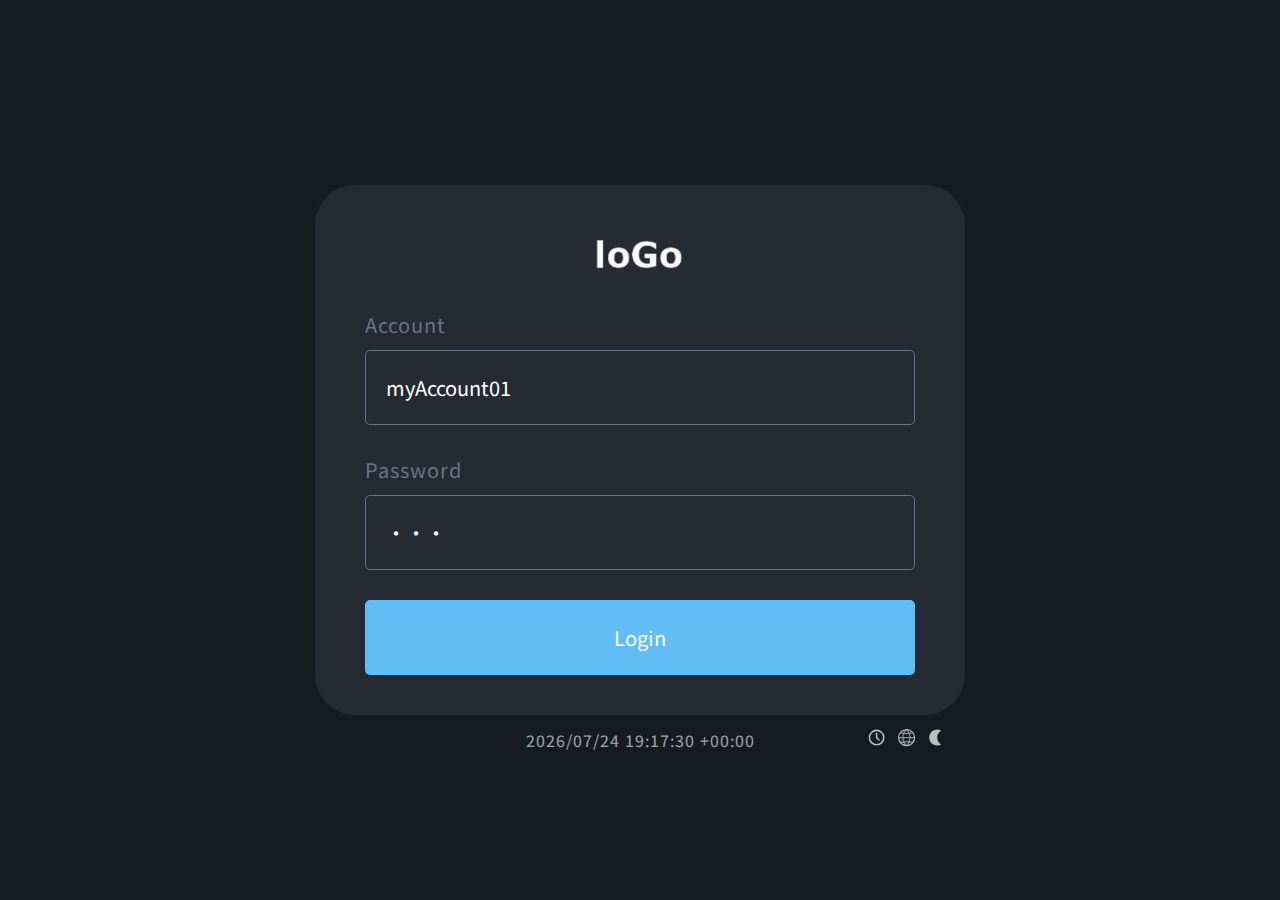
<file: index.html>
<!DOCTYPE html><html lang="zh"><head>
    <meta charset="UTF-8">
    <link rel="icon" href="/favicon.png">
    <meta name="viewport" content="width=device-width, initial-scale=1.0">
    <title>後台</title>
    <script type="module" crossorigin="" src="/assets/index-ce2f2e21.js"></script>
    <link rel="stylesheet" href="/assets/index-4bc0192a.css">
  </head>
  <body>
    <div id="root"></div>
    
  

<svg id="__svg-icons" xmlns="http://www.w3.org/2000/svg" xmlns:xlink="http://www.w3.org/1999/xlink" style="display: none;"><symbol xmlns="http://www.w3.org/2000/svg" xmlns:xlink="http://www.w3.org/1999/xlink" viewBox="0 0 24 24" id="icon-add"><path d="M12 2C6.48 2 2 6.48 2 12s4.48 10 10 10s10-4.48 10-10S17.52 2 12 2zm4 11h-3v3c0 .55-.45 1-1 1s-1-.45-1-1v-3H8c-.55 0-1-.45-1-1s.45-1 1-1h3V8c0-.55.45-1 1-1s1 .45 1 1v3h3c.55 0 1 .45 1 1s-.45 1-1 1z" fill="currentColor"></path></symbol><symbol xmlns="http://www.w3.org/2000/svg" xmlns:xlink="http://www.w3.org/1999/xlink" viewBox="0 0 448 512" id="icon-arrow"><path d="M413.1 222.5l22.2 22.2c9.4 9.4 9.4 24.6 0 33.9L241 473c-9.4 9.4-24.6 9.4-33.9 0L12.7 278.6c-9.4-9.4-9.4-24.6 0-33.9l22.2-22.2c9.5-9.5 25-9.3 34.3.4L184 343.4V56c0-13.3 10.7-24 24-24h32c13.3 0 24 10.7 24 24v287.4l114.8-120.5c9.3-9.8 24.8-10 34.3-.4z" fill="currentColor"></path></symbol><symbol fill="currentColor" viewBox="0 0 512 512" xmlns="http://www.w3.org/2000/svg" id="icon-balloon"><path d="M391,307.27c32.75-46.35,46.59-101.63,39-155.68h0C416.47,55.59,327.38-11.54,231.38,2S68.24,104.53,81.73,200.53c7.57,53.89,36.12,103.16,80.37,138.74,26.91,21.64,57.59,36.1,86.05,41.33l-8.36,45.23a8,8,0,0,0,9,9.38L279,431c15.9,35.87,41.65,60.48,78.41,75l14.88,5.88,11.77-29.75-14.88-5.89c-26.35-10.42-44.48-26.16-57-49.92l21.84-3.07a8,8,0,0,0,6.05-11.49l-20.49-41.16C345.56,357.73,371.07,335.42,391,307.27ZM230.18,322.93c-41.26-16.32-76.3-52.7-91.45-94.94l-5.4-15.06,30.12-10.8,5.4,15.06c14.5,40.44,47.27,65.77,73.1,76l14.88,5.88-11.77,29.76Z"></path></symbol><symbol xmlns="http://www.w3.org/2000/svg" xmlns:xlink="http://www.w3.org/1999/xlink" viewBox="0 0 1024 1024" id="icon-block"><path d="M286.78396126 504.04289189A27.04873681 27.04873681 0 0 0 294.74107001 484.84263353V349.05580234a27.15736647 27.15736647 0 0 1 27.15736585-27.15736648 27.15736647 27.15736647 0 0 0 0-54.31473234C276.98015246 267.58370352 240.42633703 304.13751833 240.42633703 349.05580234v124.54368154l-19.20025774 19.20025837a27.15736647 27.15736647 0 0 0 0 38.4005155l19.20025774 19.20025837V674.94419766c0 44.91828402 36.55381479 81.47209883 81.47209883 81.47209882a27.15736647 27.15736647 0 0 0 0-54.31473234 27.15736647 27.15736647 0 0 1-27.15736585-27.15736648v-135.78683119a27.04873681 27.04873681 0 0 0-7.95710875-19.20025836L278.82685316 512l7.9571081-7.95710811zM808.6670694 501.59872892a27.18452343 27.18452343 0 0 0-5.89314869-8.79898667L783.57366297 473.59948388V349.05580234c0-44.91828402-36.55381479-81.47209883-81.47209883-81.47209882a27.15736647 27.15736647 0 1 0 0 54.31473234 27.15736647 27.15736647 0 0 1 27.15736585 27.15736648v135.78683119a27.10305134 27.10305134 0 0 0 7.95710875 19.20025836l7.9571081 7.95710811-7.9571081 7.95710811A27.04873681 27.04873681 0 0 0 729.25892999 539.15736647v135.78683119a27.15736647 27.15736647 0 0 1-27.15736585 27.15736648 27.15736647 27.15736647 0 1 0 0 54.31473233c44.91828402 0 81.47209883-36.55381479 81.47209883-81.47209881v-124.54368154l19.20025774-19.20025837a27.18452343 27.18452343 0 0 0 5.89314869-29.60152883zM612.40078333 329.6111283a27.211681 27.211681 0 0 0-44.26650723 9.39644832l-162.835568 325.88839529a27.13020891 27.13020891 0 0 0 15.20812492 35.27741881 27.32031068 27.32031068 0 0 0 35.35889088-15.12665281l162.80841104-325.88839531a27.07589439 27.07589439 0 0 0-6.24619466-29.5472143z"></path></symbol><symbol viewBox="0 0 1024 1024" id="icon-bold"><path d="M337.99948597 263.41195693h174.00051403c21.78711731 0 38.3868257 0 59.06235508 6.22489056 18.82288355 5.6320438 32.7547819 12.44978111 49.72501888 24.82545665 12.52388741 9.18912433 23.04691639 22.30585777 31.05034721 37.27523849 8.522172 16.00686163 12.44978111 34.16279285 12.44978184 55.94990944 0 27.9379023-9.3373362 52.83746453-24.82545665 68.39969128-15.56222675 18.67467168-37.27523777 31.0503472-62.17480072 40.38768268 15.56222675 0 27.9379023 6.22489056 43.50012832 12.44978184 12.44978111 6.22489056 23.78797502 13.78368649 34.16279285 25.27009153 18.23003678 20.23089449 18.52646053 25.49240898 24.45492736 39.9430478 7.18826662 17.63719003 6.66952544 31.0503472 6.66952544 46.61257398 0 21.78711731-3.11244563 43.50012832-12.44978112 59.06235508-9.3373362 15.56222675-21.78711731 31.0503472-37.27523776 43.50012832-15.56222675 12.44978111-34.16279285 21.78711731-55.94990944 27.9379023-24.82545666 6.22489056-46.61257397 9.3373362-71.43803062 9.3373362H337.99948597V263.41195693z m68.32558498 205.05086195h93.22514794c12.44978111 0 24.82545666 0 37.27523777-3.11244563 12.44978111-3.11244563 21.19427055-6.81773731 27.93790229-12.44978112 9.55965365-8.00343082 14.00600393-13.11673417 18.67467167-21.78711731 6.96594917-12.9685223 6.22489056-21.78711731 6.22489056-34.16279284 0-18.67467168-6.81773731-36.68239102-18.67467167-49.7250189-18.00771935-19.86036517-31.34677095-25.19598596-59.06235509-24.82545664H406.32507095v146.06261244z m0 233.13697468h99.45003849c9.3373362 0 21.78711731 0 34.16279286-3.11244563 12.44978111-3.11244563 21.12016426-5.18740892 34.16279213-12.44978111 14.1542158-7.85521895 21.63890544-14.1542158 27.9379023-24.82545665 5.7061501-9.63375922 12.44978111-24.82545666 12.44978112-43.50012834 0-27.9379023-5.40972637-49.87323076-26.7522088-65.8800924-21.416588-16.00686163-47.79826748-24.2326099-81.96105961-24.23260988H406.32507095v174.00051401z m0 0"></path></symbol><symbol xmlns="http://www.w3.org/2000/svg" xmlns:xlink="http://www.w3.org/1999/xlink" viewBox="0 0 20 20" id="icon-building"><g fill="none"><path d="M3 6a3 3 0 0 1 3-3h8a3 3 0 0 1 3 3v8a3 3 0 0 1-3 3H6a3 3 0 0 1-3-3V6zm7.25 1.5a.75.75 0 0 0-.75.75v5a.25.25 0 0 1-.25.25h-1a.75.75 0 0 0 0 1.5h1A1.75 1.75 0 0 0 11 13.25v-5a.75.75 0 0 0-.75-.75zm1.25 1.75v1c0 .966.784 1.75 1.75 1.75h.5a.25.25 0 0 1 .25.25v1a.25.25 0 0 1-.25.25h-1.5a.75.75 0 0 0 0 1.5h1.5a1.75 1.75 0 0 0 1.75-1.75v-1a1.75 1.75 0 0 0-1.75-1.75h-.5a.25.25 0 0 1-.25-.25v-1a.25.25 0 0 1 .25-.25h1.5a.75.75 0 0 0 0-1.5h-1.5a1.75 1.75 0 0 0-1.75 1.75z" fill="currentColor"></path></g></symbol><symbol xmlns="http://www.w3.org/2000/svg" xmlns:xlink="http://www.w3.org/1999/xlink" viewBox="0 0 16 16" id="icon-cat"><g fill="none"><path d="M4.66 15H3.641a2.641 2.641 0 0 1-1.93-4.445l.797-.855a2.176 2.176 0 0 0-.052-3.023l-.783-.783a.5.5 0 0 1 .707-.707l.782.783a3.176 3.176 0 0 1 .076 4.412l-.797.855A1.643 1.643 0 0 0 3.64 14h.503c-.002-.204-.001-.46.008-.752c.026-.76.11-1.783.35-2.814c.24-1.025.642-2.098 1.33-2.924c.613-.736 1.446-1.265 2.542-1.388V3.186C8.374 1.98 9.353 1 10.56 1c.508 0 .92.413.92.922v.483h1.177c.66 0 1.271.341 1.619.902l.435.702c.761 1.229-.068 2.804-1.475 2.905v6.532c0 .858-.695 1.554-1.553 1.554h-.553v-1.554a2.607 2.607 0 0 0-2.607-2.608h-.878a.5.5 0 0 0 0 1h.878c.887 0 1.607.72 1.607 1.608V15H4.66z" fill="currentColor"></path></g></symbol><symbol xmlns="http://www.w3.org/2000/svg" xmlns:xlink="http://www.w3.org/1999/xlink" viewBox="0 0 512 512" id="icon-close"><path fill="none" stroke="currentColor" stroke-linecap="round" stroke-linejoin="round" stroke-width="32" d="M368 368L144 144"></path><path fill="none" stroke="currentColor" stroke-linecap="round" stroke-linejoin="round" stroke-width="32" d="M368 144L144 368"></path></symbol><symbol xmlns="http://www.w3.org/2000/svg" xmlns:xlink="http://www.w3.org/1999/xlink" viewBox="0 0 512 512" id="icon-closeCircle"><path d="M256 48C141.31 48 48 141.31 48 256s93.31 208 208 208s208-93.31 208-208S370.69 48 256 48zm75.31 260.69a16 16 0 1 1-22.62 22.62L256 278.63l-52.69 52.68a16 16 0 0 1-22.62-22.62L233.37 256l-52.68-52.69a16 16 0 0 1 22.62-22.62L256 233.37l52.69-52.68a16 16 0 0 1 22.62 22.62L278.63 256z" fill="currentColor"></path></symbol><symbol version="1.1" xmlns="http://www.w3.org/2000/svg" xmlns:xlink="http://www.w3.org/1999/xlink" x="0px" y="0px" viewBox="0 0 512 512" enable-background="new 0 0 512 512" xml:space="preserve" id="icon-code"><g><path d="M332,142.7c-1.2-1.1-2.7-1.7-4.1-1.7s-3,0.6-4.1,1.7l-13.8,13.2c-1.2,1.1-1.9,2.7-1.9,4.3c0,1.6,0.7,3.2,1.9,4.3l95.8,91.5
		l-95.8,91.5c-1.2,1.1-1.9,2.7-1.9,4.3c0,1.6,0.7,3.2,1.9,4.3l13.8,13.2c1.2,1.1,2.6,1.7,4.1,1.7c1.5,0,3-0.6,4.1-1.7l114.2-109
		c1.2-1.1,1.9-2.7,1.9-4.3c0-1.6-0.7-3.2-1.9-4.3L332,142.7z"></path><path d="M204,160.2c0-1.6-0.7-3.2-1.9-4.3l-13.8-13.2c-1.2-1.1-2.7-1.7-4.1-1.7s-3,0.6-4.1,1.7l-114.2,109
		c-1.2,1.1-1.9,2.7-1.9,4.3c0,1.6,0.7,3.2,1.9,4.3l114.2,109c1.2,1.1,2.7,1.7,4.1,1.7c1.5,0,3-0.6,4.1-1.7l13.8-13.2
		c1.2-1.1,1.9-2.7,1.9-4.3c0-1.6-0.7-3.2-1.9-4.3L106.3,256l95.8-91.5C203.3,163.4,204,161.8,204,160.2z"></path></g></symbol><symbol xmlns="http://www.w3.org/2000/svg" xmlns:xlink="http://www.w3.org/1999/xlink" viewBox="0 0 1024 1024" id="icon-del"><path d="M821.59397555 532.97906546V490.95304114c0-1.15418807-0.33946708-2.03680247-1.56154857-2.03680247H552.46447575l-0.33946708-0.06789342c-7.26459548-1.42576173-14.66497778-2.85152347-22.0653601-4.20939176-11.47398726-2.10469589-15.75127245-2.91941687-21.59010619-4.07360495-36.05140373-7.06091523-57.98097699-14.05393705-75.76905189-24.30584283-25.73160455-15.00444487-38.22399303-35.44036299-38.22399305-62.46194242 0-26.95368604 11.13452018-49.42640662 32.11358562-64.97399882 20.43591813-15.1402317 49.42640662-23.08376134 83.71258155-23.08376133 39.24239426 0 69.6586445 10.38769261 90.36613628 30.89150413 10.59137286 10.45558601 18.39911565 23.28744158 23.08376133 38.15609962 1.08629466 3.32677737 2.10469589 7.73984939 3.12309713 12.76396216 0.33946708 1.6973354 1.83312222 2.91941687 3.59835103 2.91941687h50.92006176c1.96890906 0 3.66624444-1.56154857 3.66624445-3.53045762v-0.54314732c-0.67893415-4.61675227-0.88261441-8.21510331-1.35786832-10.7950531-4.95621935-29.73731607-19.01015639-55.67260087-40.668156-75.22590458-30.34835681-27.7005136-75.22590458-42.36549139-129.67642395-42.3654914-49.83376713 0-94.64342148 12.42449508-126.21385978 34.96510909-17.51650124 12.62817532-30.95939755 28.1078741-39.92132841 46.09962925-9.09771771 18.46700907-13.78236339 39.85343501-13.7823634 63.48034367 0 20.02855763 3.80203127 37.00191157 11.67766752 51.938463 5.56726009 10.52347943 13.10342924 19.82487738 23.08376132 28.44734118l6.9251284 5.97462057H204.57861375c-1.22208149 0-2.85152347 0.95050781-2.85152344 2.10469588V533.04695886c0 1.22208149 1.62944197 2.03680247 2.85152345 2.03680247h303.27988789l0.33946706 0.13578683c0.88261441 0.20368026 1.76522881 0.40736049 2.5799498 0.54314733 0.54314733 0.13578683 1.01840124 0.20368026 1.56154856 0.33946708 22.40482718 4.48096543 35.10089591 7.40038231 46.84645683 10.72715968 16.49810002 4.68464569 29.05838191 9.57297162 39.3781811 15.34391195 26.27475187 14.80076462 39.03871403 36.11929715 39.03871402 65.17767906 0 25.73160455-11.27030701 48.74747246-31.77411854 64.77031856-21.86167985 17.10914076-54.11105231 26.20685845-93.35344657 26.20685845-30.95939755 0-57.43782967-6.04251399-78.7563622-17.92386173-20.97906546-11.74556092-35.57614982-28.71891485-43.31599921-50.44480786-0.61104074-1.62944197-1.22208149-3.9378181-1.96890907-6.72144816-0.40736049-1.56154857-1.90101564-2.91941687-3.5304576-2.91941687h-55.74049428c-2.03680247 0-3.8699247 2.03680247-3.8699247 4.07360495v0.54314733c0 1.49365514 0.33946708 2.78363004 0.47525392 3.66624444 4.41307203 33.19988027 20.63959838 60.42513997 48.13643172 80.79316466 32.31726588 23.89848233 78.07742804 36.52665764 132.12058694 36.52665765 58.11676383 0 106.8642363-13.64657655 140.74305072-39.3781811 16.97335391-12.83185556 30.07678315-28.65102142 38.90292718-47.05013708 8.89403746-18.6027959 13.44289631-39.64975477 13.4428963-62.52983584 0-21.72589302-3.9378181-39.78554159-12.08502797-55.3331338-3.8699247-7.53616914-8.82614404-14.52919095-14.73287122-20.8432786l-5.36357984-5.77094033h152.96386556c1.35786832 0.06789342 1.6973354-0.88261441 1.69733538-2.03680248z"></path></symbol><symbol xmlns="http://www.w3.org/2000/svg" xmlns:xlink="http://www.w3.org/1999/xlink" viewBox="0 0 576 512" id="icon-dog"><path d="M298.06 224L448 277.55V496a16 16 0 0 1-16 16h-64a16 16 0 0 1-16-16V384H192v112a16 16 0 0 1-16 16h-64a16 16 0 0 1-16-16V282.09C58.84 268.84 32 233.66 32 192a32 32 0 0 1 64 0a32.06 32.06 0 0 0 32 32zM544 112v32a64 64 0 0 1-64 64h-32v35.58l-128-45.71V48c0-14.25 17.22-21.39 27.31-11.31L374.59 64h53.63c10.91 0 23.75 7.92 28.62 17.69L464 96h64a16 16 0 0 1 16 16zm-112 0a16 16 0 1 0-16 16a16 16 0 0 0 16-16z" fill="currentColor"></path></symbol><symbol xmlns="http://www.w3.org/2000/svg" xmlns:xlink="http://www.w3.org/1999/xlink" viewBox="0 0 512 512" id="icon-down"><path fill="none" stroke="currentColor" stroke-linecap="round" stroke-linejoin="round" stroke-width="48" d="M112 184l144 144l144-144"></path></symbol><symbol xmlns="http://www.w3.org/2000/svg" xmlns:xlink="http://www.w3.org/1999/xlink" viewBox="0 0 512 512" id="icon-earth"><path d="M81 274.71C90.36 363 165.26 432 256 432a174.91 174.91 0 0 0 71.49-15.19c-40.3-16.53-84.05-38.17-127.77-63.36C157 328.86 115.84 301.5 81 274.71z" fill="currentColor"></path><path d="M492.72 339.51c-8.5-11.31-20-23.8-34-37a205.25 205.25 0 0 1-11 34c28.72 29.5 33.2 45.34 32.17 48.45c-2 2.23-17.05 6.89-58.15-3.53q-8.83-2.24-19.32-5.46q-6.76-2.08-13.79-4.49a176.76 176.76 0 0 0 19.54-27.25c.17-.29.35-.58.52-.88A175.39 175.39 0 0 0 432 256a178.87 178.87 0 0 0-1-19c-9.57-88.17-84.4-157-175-157a175.37 175.37 0 0 0-106.4 35.89a177.4 177.4 0 0 0-45.83 51.84c-.16.29-.34.58-.51.87a175.48 175.48 0 0 0-13.83 30.52q-5.59-4.87-10.79-9.67c-5.39-5-10.17-9.63-14.42-14c-29.57-30.26-33.09-45.61-32.16-48.45c2.16-2.43 18.1-6.54 58.13 3.55a209.88 209.88 0 0 1 24-26.56c-18.86-5.61-35.79-9.35-50.05-11C33.41 89.47 13.3 95.52 4.35 111c-3.24 5.58-6.35 15.09-2.72 28.6C7 159.66 26.14 184 53.23 209.5c8.63 8.13 18.06 16.37 28.12 24.64c7.32 6 15 12.06 22.9 18.08q7.91 6 16.15 12T137.1 276c25.41 17.61 52.26 34.52 78.59 49.69q14.34 8.26 28.64 16t28.37 14.81c21.9 11 43.35 20.92 63.86 29.43q13.19 5.48 25.81 10.16c11.89 4.42 23.37 8.31 34.31 11.59l1.1.33c25.73 7.66 47.42 11.69 64.48 12H464c21.64 0 36.3-6.38 43.58-19c9.09-15.62 4.08-36.32-14.86-61.5z" fill="currentColor"></path></symbol><symbol xmlns="http://www.w3.org/2000/svg" xmlns:xlink="http://www.w3.org/1999/xlink" viewBox="0 0 576 512" id="icon-edit"><path d="M402.3 344.9l32-32c5-5 13.7-1.5 13.7 5.7V464c0 26.5-21.5 48-48 48H48c-26.5 0-48-21.5-48-48V112c0-26.5 21.5-48 48-48h273.5c7.1 0 10.7 8.6 5.7 13.7l-32 32c-1.5 1.5-3.5 2.3-5.7 2.3H48v352h352V350.5c0-2.1.8-4.1 2.3-5.6zm156.6-201.8L296.3 405.7l-90.4 10c-26.2 2.9-48.5-19.2-45.6-45.6l10-90.4L432.9 17.1c22.9-22.9 59.9-22.9 82.7 0l43.2 43.2c22.9 22.9 22.9 60 .1 82.8zM460.1 174L402 115.9L216.2 301.8l-7.3 65.3l65.3-7.3L460.1 174zm64.8-79.7l-43.2-43.2c-4.1-4.1-10.8-4.1-14.8 0L436 82l58.1 58.1l30.9-30.9c4-4.2 4-10.8-.1-14.9z" fill="currentColor"></path></symbol><symbol xmlns="http://www.w3.org/2000/svg" xmlns:xlink="http://www.w3.org/1999/xlink" viewBox="0 0 24 24" id="icon-emoji"><g fill="none"><path d="M22.002 12.002C22.002 6.478 17.524 2 12 2C6.476 2 2 6.478 2 12.002c0 5.523 4.477 10.001 10.001 10.001c5.524 0 10.002-4.478 10.002-10.001zm-14.25-2a1.25 1.25 0 1 1 2.498 0a1.25 1.25 0 0 1-2.499 0zm6 0a1.25 1.25 0 1 1 2.498 0a1.25 1.25 0 0 1-2.499 0zM15.75 14h.6a.75.75 0 0 1 0 1.5h-.6c-.618 0-1.337.16-1.998.418c-.669.26-1.197.588-1.472.862a.75.75 0 1 1-1.06-1.06c.475-.476 1.212-.898 1.989-1.2c.784-.306 1.69-.52 2.541-.52z" fill="currentColor"></path></g></symbol><symbol xmlns="http://www.w3.org/2000/svg" xmlns:xlink="http://www.w3.org/1999/xlink" viewBox="0 0 32 32" id="icon-err"><path d="M16 2C8.2 2 2 8.2 2 16s6.2 14 14 14s14-6.2 14-14S23.8 2 16 2zm0 26C9.4 28 4 22.6 4 16S9.4 4 16 4s12 5.4 12 12s-5.4 12-12 12z" fill="currentColor"></path><path d="M21.4 23L16 17.6L10.6 23L9 21.4l5.4-5.4L9 10.6L10.6 9l5.4 5.4L21.4 9l1.6 1.6l-5.4 5.4l5.4 5.4z" fill="currentColor"></path></symbol><symbol xmlns="http://www.w3.org/2000/svg" xmlns:xlink="http://www.w3.org/1999/xlink" viewBox="0 0 24 24" id="icon-exitFullScreen"><path d="M21.29 4.12L16.7 8.71l1.59 1.59c.63.63.18 1.71-.71 1.71H13c-.55 0-1-.45-1-1v-4.6c0-.89 1.08-1.34 1.71-.71l1.59 1.59l4.59-4.59a.996.996 0 0 1 1.41 0c.38.4.38 1.03-.01 1.42zM4.12 21.29l4.59-4.59l1.59 1.59c.63.63 1.71.18 1.71-.71V13c0-.55-.45-1-1-1h-4.6c-.89 0-1.34 1.08-.71 1.71l1.59 1.59l-4.59 4.59a.996.996 0 0 0 0 1.41c.4.38 1.03.38 1.42-.01z" fill="currentColor"></path></symbol><symbol xmlns="http://www.w3.org/2000/svg" xmlns:xlink="http://www.w3.org/1999/xlink" viewBox="0 0 1024 1024" id="icon-fullScreen"><path d="M290 236.4l43.9-43.9a8.01 8.01 0 0 0-4.7-13.6L169 160c-5.1-.6-9.5 3.7-8.9 8.9L179 329.1c.8 6.6 8.9 9.4 13.6 4.7l43.7-43.7L370 423.7c3.1 3.1 8.2 3.1 11.3 0l42.4-42.3c3.1-3.1 3.1-8.2 0-11.3L290 236.4zm352.7 187.3c3.1 3.1 8.2 3.1 11.3 0l133.7-133.6l43.7 43.7a8.01 8.01 0 0 0 13.6-4.7L863.9 169c.6-5.1-3.7-9.5-8.9-8.9L694.8 179c-6.6.8-9.4 8.9-4.7 13.6l43.9 43.9L600.3 370a8.03 8.03 0 0 0 0 11.3l42.4 42.4zM845 694.9c-.8-6.6-8.9-9.4-13.6-4.7l-43.7 43.7L654 600.3a8.03 8.03 0 0 0-11.3 0l-42.4 42.3a8.03 8.03 0 0 0 0 11.3L734 787.6l-43.9 43.9a8.01 8.01 0 0 0 4.7 13.6L855 864c5.1.6 9.5-3.7 8.9-8.9L845 694.9zm-463.7-94.6a8.03 8.03 0 0 0-11.3 0L236.3 733.9l-43.7-43.7a8.01 8.01 0 0 0-13.6 4.7L160.1 855c-.6 5.1 3.7 9.5 8.9 8.9L329.2 845c6.6-.8 9.4-8.9 4.7-13.6L290 787.6L423.7 654c3.1-3.1 3.1-8.2 0-11.3l-42.4-42.4z" fill="currentColor"></path></symbol><symbol xmlns="http://www.w3.org/2000/svg" xmlns:xlink="http://www.w3.org/1999/xlink" viewBox="0 0 384 512" id="icon-game"><path d="M19 272.47l40.63 18.06a32 32 0 0 0 24.88.47l12.78-5.12a32 32 0 0 0 18.76-20.5l9.22-30.65a24 24 0 0 1 12.55-15.65L159.94 208v50.33a48 48 0 0 1-26.53 42.94l-57.22 28.65A80 80 0 0 0 32 401.48V416h319.86V224c0-106-85.92-192-191.92-192H12A12 12 0 0 0 0 44a16.9 16.9 0 0 0 1.79 7.58L16 80l-9 9a24 24 0 0 0-7 17v137.21a32 32 0 0 0 19 29.26zM52 128a20 20 0 1 1-20 20a20 20 0 0 1 20-20zm316 320H16a16 16 0 0 0-16 16v32a16 16 0 0 0 16 16h352a16 16 0 0 0 16-16v-32a16 16 0 0 0-16-16z" fill="currentColor"></path></symbol><symbol fill="curentColor" version="1.1" xmlns="http://www.w3.org/2000/svg" xmlns:xlink="http://www.w3.org/1999/xlink" viewBox="0 0 442.123 442.123" xml:space="preserve" id="icon-gun">
<path d="M427.123,89.291H422.4V71.495c0-8.271-6.729-15-15-15H53.459c-7.771,0-15.401,5.89-17.369,13.407l-0.23,0.878H15
	c-8.271,0-15,6.729-15,15v51.799c0,8.087,6.437,14.682,14.454,14.972l-6.265,23.932c-1.06,4.047-0.32,8.112,2.028,11.154
	c2.348,3.042,6.094,4.786,10.276,4.786h36.257L1.286,364.325c-1.729,5.356-1.034,10.746,1.903,14.786
	c2.938,4.04,7.854,6.361,13.483,6.367l151.814,0.149h0.019c0.001,0,0.001,0,0.001,0c5.39,0,10.467-2.109,14.297-5.938
	c3.83-3.83,5.939-8.907,5.939-14.298v-35.536c0-11.166-9.085-20.251-20.251-20.251h-9.251c-2.267,0-4.04-0.722-4.994-2.031
	c-0.954-1.311-1.096-3.221-0.398-5.377l8.023-24.838h84.682c12.396,0,25.033-8.226,30.05-19.557l28.954-65.378H407.4
	c8.271,0,15-6.729,15-15v-24.845h4.723c8.271,0,15-6.729,15-15v-33.288C442.123,96.02,435.395,89.291,427.123,89.291z
	 M245.163,242.358h-38.729c11.266-5.842,18.503-15.51,18.503-26.66c0-9.208-4.935-17.406-12.996-23.274h55.336L245.163,242.358z
	 M283.11,120.935c0,5.5-4.5,10-10,10H116.802c-5.5,0-10-4.5-10-10v-30.44c0-5.5,4.5-10,10-10H273.11c5.5,0,10,4.5,10,10V120.935z"></path>
</symbol><symbol xmlns="http://www.w3.org/2000/svg" xmlns:xlink="http://www.w3.org/1999/xlink" viewBox="0 0 1024 1024" id="icon-head"><path d="M314.24609375 264.80761693h81.01318385v206.32324271h250.65307617V264.80761693h81.01318309v494.38476563h-81.01318309v-218.81469727H395.2592776V759.19238256H314.24609375z"></path></symbol><symbol xmlns="http://www.w3.org/2000/svg" xmlns:xlink="http://www.w3.org/1999/xlink" viewBox="0 0 24 24" id="icon-image"><path d="M21 19V5c0-1.1-.9-2-2-2H5c-1.1 0-2 .9-2 2v14c0 1.1.9 2 2 2h14c1.1 0 2-.9 2-2zM8.5 13.5l2.5 3.01L14.5 12l4.5 6H5l3.5-4.5z" fill="currentColor"></path></symbol><symbol viewBox="0 0 1024 1024" id="icon-italic"><path d="M664.76018531 257.6733865h-171.85520848a19.09502317 19.09502317 0 0 0 0 38.19004632h57.47601974l-137.44597674 420.09050958H359.23981469a19.09502317 19.09502317 0 0 0 0 38.19004633h171.85520848a19.09502317 19.09502317 0 0 0 0-38.19004633h-55.92932285l137.56054686-420.09050958H664.76018531a19.09502317 19.09502317 0 0 0 0-38.19004632z"></path></symbol><symbol viewBox="0 0 24 24" id="icon-lang"><circle stroke="currentColor" fill="none" pid="0" cx="12" cy="12" r="10" _stroke="currentColor" stroke-width="1.5" stroke-linejoin="round"></circle><path stroke="currentColor" fill="none" pid="1" opacity=".7" d="M22 12H2M19.76 18.204C17.172 17.401 14.586 17 12 17c-2.611 0-5.223.41-7.834 1.227M19.76 5.796C17.172 6.599 14.586 7 12 7 9.39 7 6.777 6.59 4.166 5.772" _stroke="currentColor" stroke-width="1.5" stroke-linejoin="round"></path><path stroke="currentColor" fill="none" pid="2" opacity=".7" d="M11.305 2s-4 4.464-4 10 4 10 4 10M12.258 2s4 4.464 4 10-4 10-4 10" _stroke="currentColor" stroke-width="1.5" stroke-linejoin="round"></path></symbol><symbol version="1.1" xmlns="http://www.w3.org/2000/svg" xmlns:xlink="http://www.w3.org/1999/xlink" x="0px" y="0px" viewBox="0 0 512 512" enable-background="new 0 0 512 512" xml:space="preserve" id="icon-link"><g><path d="M280,341.1l-1.2,0.1c-3.6,0.4-7,2-9.6,4.5l-64.6,64.6c-13.7,13.7-32,21.2-51.5,21.2c-19.5,0-37.8-7.5-51.5-21.2
		c-13.7-13.7-21.2-32-21.2-51.5c0-19.5,7.5-37.8,21.2-51.5l68.6-68.6c3.5-3.5,7.3-6.6,11.4-9.3c4.6-3,9.6-5.6,14.8-7.5
		c4.8-1.8,9.9-3,15-3.7c3.4-0.5,6.9-0.7,10.2-0.7c1.4,0,2.8,0.1,4.6,0.2c17.7,1.1,34.4,8.6,46.8,21c7.7,7.7,13.6,17.1,17.1,27.3
		c2.8,8,11.2,12.5,19.3,10.1c0.1,0,0.2-0.1,0.3-0.1c0.1,0,0.2,0,0.2-0.1c8.1-2.5,12.8-11,10.5-19.1c-4.4-15.6-12.2-28.7-24.6-41
		c-15.6-15.6-35.9-25.8-57.6-29.3c-1.9-0.3-3.8-0.6-5.7-0.8c-3.7-0.4-7.4-0.6-11.1-0.6c-2.6,0-5.2,0.1-7.7,0.3
		c-5.4,0.4-10.8,1.2-16.2,2.5c-1.1,0.2-2.1,0.5-3.2,0.8c-6.7,1.8-13.3,4.2-19.5,7.3c-10.3,5.1-19.6,11.7-27.7,19.9l-68.6,68.6
		C58.9,304.4,48,330.8,48,359c0,28.2,10.9,54.6,30.7,74.4C98.5,453.1,124.9,464,153,464c28.2,0,54.6-10.9,74.4-30.7l65.3-65.3
		C303.1,357.5,294.7,339.7,280,341.1z"></path><path d="M433.3,78.7C413.5,58.9,387.1,48,359,48s-54.6,10.9-74.4,30.7l-63.7,63.7c-9.7,9.7-3.6,26.3,10.1,27.4
		c4.7,0.4,9.3-1.3,12.7-4.6l63.8-63.6c13.7-13.7,32-21.2,51.5-21.2s37.8,7.5,51.5,21.2c13.7,13.7,21.2,32,21.2,51.5
		c0,19.5-7.5,37.8-21.2,51.5l-68.6,68.6c-3.5,3.5-7.3,6.6-11.4,9.3c-4.6,3-9.6,5.6-14.8,7.5c-4.8,1.8-9.9,3-15,3.7
		c-3.4,0.5-6.9,0.7-10.2,0.7c-1.4,0-2.9-0.1-4.6-0.2c-17.7-1.1-34.4-8.6-46.8-21c-7.3-7.3-12.8-16-16.4-25.5
		c-2.9-7.7-11.1-11.9-19.1-9.8c-8.9,2.3-14.1,11.7-11.3,20.5c4.5,14,12.1,25.9,23.7,37.5l0,0l0.2,0.2c16.9,16.9,39.4,27.6,63.3,30.1
		c3.7,0.4,7.4,0.6,11.1,0.6c2.6,0,5.2-0.1,7.8-0.3c6.5-0.5,13-1.6,19.3-3.2c6.7-1.8,13.3-4.2,19.5-7.3c10.3-5.1,19.6-11.7,27.7-19.9
		l68.6-68.6c19.8-19.8,30.7-46.2,30.7-74.4S453.1,98.5,433.3,78.7z"></path></g></symbol><symbol xmlns="http://www.w3.org/2000/svg" xmlns:xlink="http://www.w3.org/1999/xlink" viewBox="0 0 24 24" id="icon-loading"><g fill="none" stroke="currentColor" stroke-width="2" stroke-linecap="round" stroke-linejoin="round"><path d="M12 6V3"></path><path d="M16.25 7.75L18.4 5.6"></path><path d="M18 12h3"></path><path d="M16.25 16.25l2.15 2.15"></path><path d="M12 18v3"></path><path d="M7.75 16.25L5.6 18.4"></path><path d="M6 12H3"></path><path d="M7.75 7.75L5.6 5.6"></path></g></symbol><symbol version="1.1" xmlns="http://www.w3.org/2000/svg" xmlns:xlink="http://www.w3.org/1999/xlink" x="0px" y="0px" viewBox="0 0 512 512" enable-background="new 0 0 512 512" xml:space="preserve" id="icon-logout"><g><g><g><path d="M192,277.4h189.7l-43.6,44.7L368,352l96-96l-96-96l-31,29.9l44.7,44.7H192V277.4z"></path></g></g><g><path d="M255.7,421.3c-44.1,0-85.5-17.2-116.7-48.4c-31.2-31.2-48.3-72.7-48.3-116.9c0-44.1,17.2-85.7,48.3-116.9
			c31.2-31.2,72.6-48.4,116.7-48.4c44,0,85.3,17.1,116.5,48.2l30.3-30.3c-8.5-8.4-17.8-16.2-27.7-23.2C339.7,61,298.6,48,255.7,48
			C141.2,48,48,141.3,48,256s93.2,208,207.7,208c42.9,0,84-13,119-37.5c10-7,19.2-14.7,27.7-23.2l-30.2-30.2
			C341.1,404.2,299.7,421.3,255.7,421.3z"></path><rect x="447.4" y="255.4" transform="matrix(-0.7071 -0.7071 0.7071 -0.7071 583.767 753.7971)" width="1.2" height="1.2"></rect></g></g></symbol><symbol xmlns="http://www.w3.org/2000/svg" xmlns:xlink="http://www.w3.org/1999/xlink" viewBox="0 0 640 512" id="icon-money"><path d="M621.16 54.46C582.37 38.19 543.55 32 504.75 32c-123.17-.01-246.33 62.34-369.5 62.34c-30.89 0-61.76-3.92-92.65-13.72c-3.47-1.1-6.95-1.62-10.35-1.62C15.04 79 0 92.32 0 110.81v317.26c0 12.63 7.23 24.6 18.84 29.46C57.63 473.81 96.45 480 135.25 480c123.17 0 246.34-62.35 369.51-62.35c30.89 0 61.76 3.92 92.65 13.72c3.47 1.1 6.95 1.62 10.35 1.62c17.21 0 32.25-13.32 32.25-31.81V83.93c-.01-12.64-7.24-24.6-18.85-29.47zM48 132.22c20.12 5.04 41.12 7.57 62.72 8.93C104.84 170.54 79 192.69 48 192.69v-60.47zm0 285v-47.78c34.37 0 62.18 27.27 63.71 61.4c-22.53-1.81-43.59-6.31-63.71-13.62zM320 352c-44.19 0-80-42.99-80-96c0-53.02 35.82-96 80-96s80 42.98 80 96c0 53.03-35.83 96-80 96zm272 27.78c-17.52-4.39-35.71-6.85-54.32-8.44c5.87-26.08 27.5-45.88 54.32-49.28v57.72zm0-236.11c-30.89-3.91-54.86-29.7-55.81-61.55c19.54 2.17 38.09 6.23 55.81 12.66v48.89z" fill="currentColor"></path></symbol><symbol xmlns="http://www.w3.org/2000/svg" xmlns:xlink="http://www.w3.org/1999/xlink" viewBox="0 0 576 512" id="icon-monitor"><path d="M288 32C128.94 32 0 160.94 0 320c0 52.8 14.25 102.26 39.06 144.8c5.61 9.62 16.3 15.2 27.44 15.2h443c11.14 0 21.83-5.58 27.44-15.2C561.75 422.26 576 372.8 576 320c0-159.06-128.94-288-288-288zm0 64c14.71 0 26.58 10.13 30.32 23.65c-1.11 2.26-2.64 4.23-3.45 6.67l-9.22 27.67c-5.13 3.49-10.97 6.01-17.64 6.01c-17.67 0-32-14.33-32-32S270.33 96 288 96zM96 384c-17.67 0-32-14.33-32-32s14.33-32 32-32s32 14.33 32 32s-14.33 32-32 32zm48-160c-17.67 0-32-14.33-32-32s14.33-32 32-32s32 14.33 32 32s-14.33 32-32 32zm246.77-72.41l-61.33 184C343.13 347.33 352 364.54 352 384c0 11.72-3.38 22.55-8.88 32H232.88c-5.5-9.45-8.88-20.28-8.88-32c0-33.94 26.5-61.43 59.9-63.59l61.34-184.01c4.17-12.56 17.73-19.45 30.36-15.17c12.57 4.19 19.35 17.79 15.17 30.36zm14.66 57.2l15.52-46.55c3.47-1.29 7.13-2.23 11.05-2.23c17.67 0 32 14.33 32 32s-14.33 32-32 32c-11.38-.01-20.89-6.28-26.57-15.22zM480 384c-17.67 0-32-14.33-32-32s14.33-32 32-32s32 14.33 32 32s-14.33 32-32 32z" fill="currentColor"></path></symbol><symbol xmlns="http://www.w3.org/2000/svg" xmlns:xlink="http://www.w3.org/1999/xlink" viewBox="0 0 24 24" id="icon-moon"><path d="M14 2c1.82 0 3.53.5 5 1.35c-2.99 1.73-5 4.95-5 8.65s2.01 6.92 5 8.65A9.973 9.973 0 0 1 14 22C8.48 22 4 17.52 4 12S8.48 2 14 2z" fill="currentColor"></path></symbol><symbol xmlns="http://www.w3.org/2000/svg" xmlns:xlink="http://www.w3.org/1999/xlink" viewBox="0 0 24 24" id="icon-mouse"><path d="M13 1.07V9h7c0-4.08-3.05-7.44-7-7.93zM4 15c0 4.42 3.58 8 8 8s8-3.58 8-8v-4H4v4zm7-13.93C7.05 1.56 4 4.92 4 9h7V1.07z" fill="currentColor"></path></symbol><symbol xmlns="http://www.w3.org/2000/svg" xmlns:xlink="http://www.w3.org/1999/xlink" viewBox="0 0 1024 1024" id="icon-ol"><path d="M409.96096997 282.85972205h366.38575693v48.33427738H409.96096997zM409.96096997 486.9377821h366.38575693v47.73755791H409.96096997zM409.96096997 691.01584214h366.38575693v47.14083844H409.96096997zM297.77770889 278.68268574v104.42590792h26.25565684V231.54184731h-20.407806l-0.47737559 1.19343893c-4.89309968 15.21634658-18.91600732 27.74745553-41.7106912 37.35463906l-1.25311091 0.41770364v26.85237632l2.98359738-1.13376699c14.14225153-5.72850695 25.0622179-11.69570169 34.60972948-17.54355253zM350.88574206 563.31787476H283.57578541c7.0412898-8.95079212 17.84191227-18.67731953 32.22285159-29.35859814 26.79270438-17.2451928 39.14479748-35.92251232 36.75791959-55.31589522-1.96917426-27.32975191-18.25961589-41.88970707-48.45362128-43.32183378-26.13631296 0-44.03789716 12.47143702-53.22737705 37.17562321l-0.65639144 1.84983038 26.4346727 11.51668583 0.59671947-2.32720594c3.99802047-14.6196271 11.87471753-21.95927664 24.10746675-22.37698027 15.87273801 0 23.27205949 6.02686669 23.27205948 19.21436705 0.83540725 10.44259079-8.77177627 22.85435586-28.70220669 36.87726348-20.82550964 15.09700268-36.87726348 32.64055522-47.7375579 52.39196982l-0.23868779 16.94683305H350.88574206v-23.27205948zM328.80712153 710.70758479c13.36651621-6.56391422 20.10944627-16.70814527 20.10944627-30.31334927-1.01442311-27.80712749-17.2451928-42.24773874-48.45362129-42.72511433-26.25565685 0.53704752-42.96380213 14.02290766-49.7664041 40.21889253l-0.53704753 2.02884622 28.04581529 6.62358616 0.41770361-2.08851817c2.68523764-13.66487594 10.08455913-20.70616575 22.5559961-21.541573 12.5907809 0.41770364 18.67731953 5.72850695 19.15469512 16.70814528C319.43862579 693.40272004 310.84586537 699.96663427 294.19739205 699.96663427h-13.7245479v25.06221789h19.27403902c16.29044163 0.59671947 24.82353011 6.80260199 26.13631294 19.63207069 0.17901585 7.99604095-1.73048647 13.66487594-5.60916306 17.60322446-3.99802047 3.99802047-10.44259079 5.72850695-19.03535122 5.72850697h-1.43212672c-14.38093932-0.59671947-22.31730832-7.87669705-24.04779481-23.27205949l-0.29835973-2.14819011-28.04581527 6.62358617 0.41770363 1.96917426c5.31080332 26.73303243 23.27205949 40.57692423 53.4063929 41.0542998 33.41629054-1.43212673 51.31787476-17.00650501 53.28704902-46.42477508-0.41770364-15.39536242-9.070136-27.210408-25.71860932-35.08710505z"></path></symbol><symbol xmlns="http://www.w3.org/2000/svg" xmlns:xlink="http://www.w3.org/1999/xlink" viewBox="0 0 512 512" id="icon-question"><path d="M504 256c0 136.997-111.043 248-248 248S8 392.997 8 256C8 119.083 119.043 8 256 8s248 111.083 248 248zM262.655 90c-54.497 0-89.255 22.957-116.549 63.758c-3.536 5.286-2.353 12.415 2.715 16.258l34.699 26.31c5.205 3.947 12.621 3.008 16.665-2.122c17.864-22.658 30.113-35.797 57.303-35.797c20.429 0 45.698 13.148 45.698 32.958c0 14.976-12.363 22.667-32.534 33.976C247.128 238.528 216 254.941 216 296v4c0 6.627 5.373 12 12 12h56c6.627 0 12-5.373 12-12v-1.333c0-28.462 83.186-29.647 83.186-106.667c0-58.002-60.165-102-116.531-102zM256 338c-25.365 0-46 20.635-46 46c0 25.364 20.635 46 46 46s46-20.636 46-46c0-25.365-20.635-46-46-46z" fill="currentColor"></path></symbol><symbol xmlns="http://www.w3.org/2000/svg" xmlns:xlink="http://www.w3.org/1999/xlink" viewBox="0 0 1024 1024" id="icon-quote"><path d="M478.2078125 305.82124999l0 81.2025c0 11.0109375-8.926875 19.9378125-19.9378125 19.93781251-39.2934375 0-60.665625 40.2975-63.6271875 119.8378125l63.6271875 0c11.0109375 0 19.9378125 8.9353125 19.9378125 19.9378125l0 171.45c0 11.0109375-8.926875 19.9378125-19.9378125 19.9378125L288.625625 738.125c-11.019375 0-19.9378125-8.9353125-19.9378125-19.9378125l0-171.45c0-38.1290625 3.8390625-73.119375 11.4075-104.0090625 7.7625-31.674375 19.67625001-59.36624999 35.40375-82.31625 16.183125-23.5828125 36.4246875-42.08625001 60.1678125-54.97875 23.9034375-12.9684375 51.6965625-19.5496875 82.6115625-19.5496875C469.2809375 285.8834375 478.2078125 294.8103125 478.2078125 305.82124999zM735.374375 406.9615625c11.0109375 0 19.9378125-8.9353125 19.9378125-19.93781249l0-81.2025c0-11.0109375-8.926875-19.9378125-19.9378125-19.93781251-30.9065625 0-58.6996875 6.58125001-82.60312499 19.5496875-23.743125 12.8925-43.993125 31.3959375-60.17625001 54.97875-15.7275 22.95-27.64124999 50.641875-35.40375001 82.3246875-7.56 30.898125-11.3990625 65.8884375-11.39906249 104.000625l0 171.45c0 11.0109375 8.926875 19.9378125 19.9378125 19.9378125l169.6359375 0c11.0109375 0 19.9378125-8.9353125 19.93781251-19.9378125l0-171.45c0-11.0109375-8.926875-19.9378125-19.93781251-19.9378125L672.65 526.799375C675.569375 447.2590625 696.629375 406.9615625 735.374375 406.9615625z"></path></symbol><symbol xmlns="http://www.w3.org/2000/svg" xmlns:xlink="http://www.w3.org/1999/xlink" viewBox="0 0 512 512" id="icon-setting"><circle cx="256" cy="256" r="48" fill="currentColor"></circle><path d="M470.39 300l-.47-.38l-31.56-24.75a16.11 16.11 0 0 1-6.1-13.33v-11.56a16 16 0 0 1 6.11-13.22L469.92 212l.47-.38a26.68 26.68 0 0 0 5.9-34.06l-42.71-73.9a1.59 1.59 0 0 1-.13-.22A26.86 26.86 0 0 0 401 92.14l-.35.13l-37.1 14.93a15.94 15.94 0 0 1-14.47-1.29q-4.92-3.1-10-5.86a15.94 15.94 0 0 1-8.19-11.82l-5.59-39.59l-.12-.72A27.22 27.22 0 0 0 298.76 26h-85.52a26.92 26.92 0 0 0-26.45 22.39l-.09.56l-5.57 39.67a16 16 0 0 1-8.13 11.82a175.21 175.21 0 0 0-10 5.82a15.92 15.92 0 0 1-14.43 1.27l-37.13-15l-.35-.14a26.87 26.87 0 0 0-32.48 11.34l-.13.22l-42.77 73.95a26.71 26.71 0 0 0 5.9 34.1l.47.38l31.56 24.75a16.11 16.11 0 0 1 6.1 13.33v11.56a16 16 0 0 1-6.11 13.22L42.08 300l-.47.38a26.68 26.68 0 0 0-5.9 34.06l42.71 73.9a1.59 1.59 0 0 1 .13.22a26.86 26.86 0 0 0 32.45 11.3l.35-.13l37.07-14.93a15.94 15.94 0 0 1 14.47 1.29q4.92 3.11 10 5.86a15.94 15.94 0 0 1 8.19 11.82l5.56 39.59l.12.72A27.22 27.22 0 0 0 213.24 486h85.52a26.92 26.92 0 0 0 26.45-22.39l.09-.56l5.57-39.67a16 16 0 0 1 8.18-11.82c3.42-1.84 6.76-3.79 10-5.82a15.92 15.92 0 0 1 14.43-1.27l37.13 14.95l.35.14a26.85 26.85 0 0 0 32.48-11.34a2.53 2.53 0 0 1 .13-.22l42.71-73.89a26.7 26.7 0 0 0-5.89-34.11zm-134.48-40.24a80 80 0 1 1-83.66-83.67a80.21 80.21 0 0 1 83.66 83.67z" fill="currentColor"></path></symbol><symbol xmlns="http://www.w3.org/2000/svg" xmlns:xlink="http://www.w3.org/1999/xlink" viewBox="0 0 24 24" id="icon-shapes"><path d="M12 2l-5.5 9h11z" fill="currentColor"></path><circle cx="17.5" cy="17.5" r="4.5" fill="currentColor"></circle><path d="M3 13.5h8v8H3z" fill="currentColor"></path></symbol><symbol fill="currentColor" version="1.1" xmlns="http://www.w3.org/2000/svg" xmlns:xlink="http://www.w3.org/1999/xlink" viewBox="0 0 197 260" xml:space="preserve" id="icon-skull">
<path d="M159.1,190.1c6.1-2.3,12.2,2.1,11.8,8.2l-1.7,25.8c-1.1,13.2-26.9,33.9-70.7,33.9c-45.2,0-69.7-20.7-70.7-33.9L26,198.5
	c-0.5-6.2,5.7-10.5,11.5-8.2c0.3,0,0.3,0,0.3,0c3.2,1.1,4.9,3.8,5.2,6.9l0.3,2.8c1.3,14,25.3,24.5,55.4,24.5s54-10.5,55.4-24.5
	l0.3-3C154.2,193.9,156.3,191.1,159.1,190.1C159.5,190.1,159.5,190.1,159.1,190.1z M193.5,107.7c-5.3,35-5.3,62.5-43.8,73.8
	l-1.3,13.5c-0.4,6.9-17.7,17.1-47.1,17.1c-0.9,0-3.7,0-4.5,0c-29.5,0-46.4-10.2-47.1-17.1l-1.3-13.5C8.9,170.2,8.9,142.6,3.6,107.7
	c-3.8-25.8-0.9-50.6,11.5-69.9C29.1,16.3,55.1,2,96.9,2c0.7,0,2.6,0,3.4,0c41.8,0,67.8,14.3,81.8,35.8
	C194.7,57.2,197.7,82.3,193.5,107.7z M84.2,129.4v-17.6c0-7.4-6.1-13.2-13.2-13.2H58c-13.2,0-24.2,11-24.2,24.2v13
	c0,7.4,6.1,13.2,13.2,13.2h17.3c10.7,0,19.6-8.6,19.6-19.6H84.2z M112.6,168.3l-8.2-18.7c-2.1-4.9-10.1-4.9-12.1,0l-8.2,18.7
	c-1.9,4.1,1.7,8.2,6.1,8.2h16.6C111.5,176.6,114.6,172.3,112.6,168.3z M163.8,136v-13c0-13.2-11-24.2-24.2-24.2h-13
	c-7.4,0-13.2,6.1-13.2,13.2v17.6c0,10.7,8.6,19.6,19.6,19.6h17.3c7.4,0,13.2-6.1,13.2-13.2H163.8z"></path>
</symbol><symbol xmlns="http://www.w3.org/2000/svg" xmlns:xlink="http://www.w3.org/1999/xlink" viewBox="0 0 12 12" id="icon-star"><g fill="none"><path d="M5.283 1.546a.8.8 0 0 1 1.435 0L7.83 3.798l2.486.361a.8.8 0 0 1 .443 1.365L8.96 7.277l.425 2.476a.8.8 0 0 1-1.16.844L6 9.427l-2.224 1.17a.8.8 0 0 1-1.16-.844l.424-2.476l-1.799-1.753a.8.8 0 0 1 .444-1.365l2.486-.36l1.111-2.253z" fill="currentColor"></path></g></symbol><symbol xmlns="http://www.w3.org/2000/svg" xmlns:xlink="http://www.w3.org/1999/xlink" viewBox="0 0 24 24" id="icon-success"><path d="M12 2C6.48 2 2 6.48 2 12s4.48 10 10 10s10-4.48 10-10S17.52 2 12 2zm0 18c-4.41 0-8-3.59-8-8s3.59-8 8-8s8 3.59 8 8s-3.59 8-8 8zm3.88-11.71L10 14.17l-1.88-1.88a.996.996 0 1 0-1.41 1.41l2.59 2.59c.39.39 1.02.39 1.41 0L17.3 9.7a.996.996 0 0 0 0-1.41c-.39-.39-1.03-.39-1.42 0z" fill="currentColor"></path></symbol><symbol xmlns="http://www.w3.org/2000/svg" xmlns:xlink="http://www.w3.org/1999/xlink" viewBox="0 0 24 24" id="icon-sun"><path d="M12 7c-2.76 0-5 2.24-5 5s2.24 5 5 5s5-2.24 5-5s-2.24-5-5-5zM2 13h2c.55 0 1-.45 1-1s-.45-1-1-1H2c-.55 0-1 .45-1 1s.45 1 1 1zm18 0h2c.55 0 1-.45 1-1s-.45-1-1-1h-2c-.55 0-1 .45-1 1s.45 1 1 1zM11 2v2c0 .55.45 1 1 1s1-.45 1-1V2c0-.55-.45-1-1-1s-1 .45-1 1zm0 18v2c0 .55.45 1 1 1s1-.45 1-1v-2c0-.55-.45-1-1-1s-1 .45-1 1zM5.99 4.58a.996.996 0 0 0-1.41 0a.996.996 0 0 0 0 1.41l1.06 1.06c.39.39 1.03.39 1.41 0s.39-1.03 0-1.41L5.99 4.58zm12.37 12.37a.996.996 0 0 0-1.41 0a.996.996 0 0 0 0 1.41l1.06 1.06c.39.39 1.03.39 1.41 0a.996.996 0 0 0 0-1.41l-1.06-1.06zm1.06-10.96a.996.996 0 0 0 0-1.41a.996.996 0 0 0-1.41 0l-1.06 1.06c-.39.39-.39 1.03 0 1.41s1.03.39 1.41 0l1.06-1.06zM7.05 18.36a.996.996 0 0 0 0-1.41a.996.996 0 0 0-1.41 0l-1.06 1.06c-.39.39-.39 1.03 0 1.41s1.03.39 1.41 0l1.06-1.06z" fill="currentColor"></path></symbol><symbol xmlns="http://www.w3.org/2000/svg" xmlns:xlink="http://www.w3.org/1999/xlink" viewBox="0 0 28 28" id="icon-table"><g fill="none"><path d="M25 6.75A3.75 3.75 0 0 0 21.25 3H6.75A3.75 3.75 0 0 0 3 6.75v14.5A3.75 3.75 0 0 0 6.75 25h14.5A3.75 3.75 0 0 0 25 21.25V6.75zM4.5 11h5v6h-5v-6zM17 17h-6v-6h6v6zM4.5 18.5h5v5H6.75a2.25 2.25 0 0 1-2.25-2.25V18.5zm12.5 5h-6v-5h6v5zm6.5-2.25a2.25 2.25 0 0 1-2.25 2.25H18.5v-5h5v2.75zm0-10.25v6h-5v-6h5zm-19-4.25A2.25 2.25 0 0 1 6.75 4.5h14.5a2.25 2.25 0 0 1 2.25 2.25V9.5h-19V6.75z" fill="currentColor"></path></g></symbol><symbol xmlns="http://www.w3.org/2000/svg" xmlns:xlink="http://www.w3.org/1999/xlink" viewBox="0 0 24 24" id="icon-time"><g fill="none" stroke="currentColor" stroke-width="2" stroke-linecap="round" stroke-linejoin="round"><circle cx="12" cy="12" r="9"></circle><path d="M12 7v5l3 3"></path></g></symbol><symbol xmlns="http://www.w3.org/2000/svg" xmlns:xlink="http://www.w3.org/1999/xlink" viewBox="0 0 1024 1024" id="icon-todo"><path d="M672.32 672v68.8A59.52 59.52 0 0 1 612.48 800H283.52A59.52 59.52 0 0 1 224 740.48V411.52A59.52 59.52 0 0 1 283.52 352H352V283.52A59.52 59.52 0 0 1 411.52 224h329.28a59.52 59.52 0 0 1 59.52 59.52v329.28A59.52 59.52 0 0 1 740.48 672h-68.16z m0-64H736V288H416v64h196.8a59.52 59.52 0 0 1 59.52 59.52V608zM288 736h320V416H288v320z m128-64a32 32 0 0 1-22.72-9.28l-64-64a32 32 0 0 1 45.12-45.12l41.28 41.28 105.28-105.28a32 32 0 0 1 45.12 45.12l-128 128A32 32 0 0 1 416 672z"></path></symbol><symbol xmlns="http://www.w3.org/2000/svg" xmlns:xlink="http://www.w3.org/1999/xlink" viewBox="0 0 20 20" id="icon-trash"><g fill="none"><path d="M10 1.25a2.75 2.75 0 0 1 2.739 2.5H17a.75.75 0 0 1 .102 1.493L17 5.25h-.583L15.15 16.23A2 2 0 0 1 13.163 18H6.837a2 2 0 0 1-1.987-1.77L3.582 5.25H3a.75.75 0 0 1-.743-.648L2.25 4.5a.75.75 0 0 1 .648-.743L3 3.75h4.261A2.75 2.75 0 0 1 10 1.25zM8.5 7.5c-.245 0-.45.155-.492.359L8 7.938v6.125l.008.078c.042.204.247.359.492.359s.45-.155.492-.359L9 14.062V7.939l-.008-.08C8.95 7.656 8.745 7.5 8.5 7.5zm3 0c-.245 0-.45.155-.492.359L11 7.938v6.125l.008.078c.042.204.247.359.492.359s.45-.155.492-.359l.008-.079V7.939l-.008-.08c-.042-.203-.247-.358-.492-.358zM10 2.75c-.605 0-1.11.43-1.225 1h2.45c-.116-.57-.62-1-1.225-1z" fill="currentColor"></path></g></symbol><symbol xmlns="http://www.w3.org/2000/svg" xmlns:xlink="http://www.w3.org/1999/xlink" viewBox="0 0 1024 1024" id="icon-ul"><path d="M270.51669908 316.14107442m-42.36549141 1e-8a42.36549139 42.36549139 0 1 0 84.7309828 0 42.36549139 42.36549139 0 1 0-84.7309828 0Z"></path><path d="M798.43634618 287.18914938l-433.25558604 0.22812188-0.02607106 53.75203192 433.30121039-0.22812188-0.0195533-53.75203191z"></path><path d="M270.51669908 512m-42.36549141 0a42.36549139 42.36549139 0 1 0 84.7309828 0 42.36549139 42.36549139 0 1 0-84.7309828 0Z"></path><path d="M365.18076014 483.27619684l-0.02607106 53.75203192 433.30121039-0.22812188-0.0195533-53.75203191-433.25558603 0.22812187z"></path><path d="M270.51669908 707.85892558m-42.36549141-1e-8a42.36549139 42.36549139 0 1 0 84.7309828 0 42.36549139 42.36549139 0 1 0-84.7309828 0Z"></path><path d="M365.18076014 679.78038143l-0.02607106 53.75203194 433.30121039-0.22812188-0.0195533-53.75203193-433.25558603 0.22812187z"></path></symbol></svg></body></html>
</file>
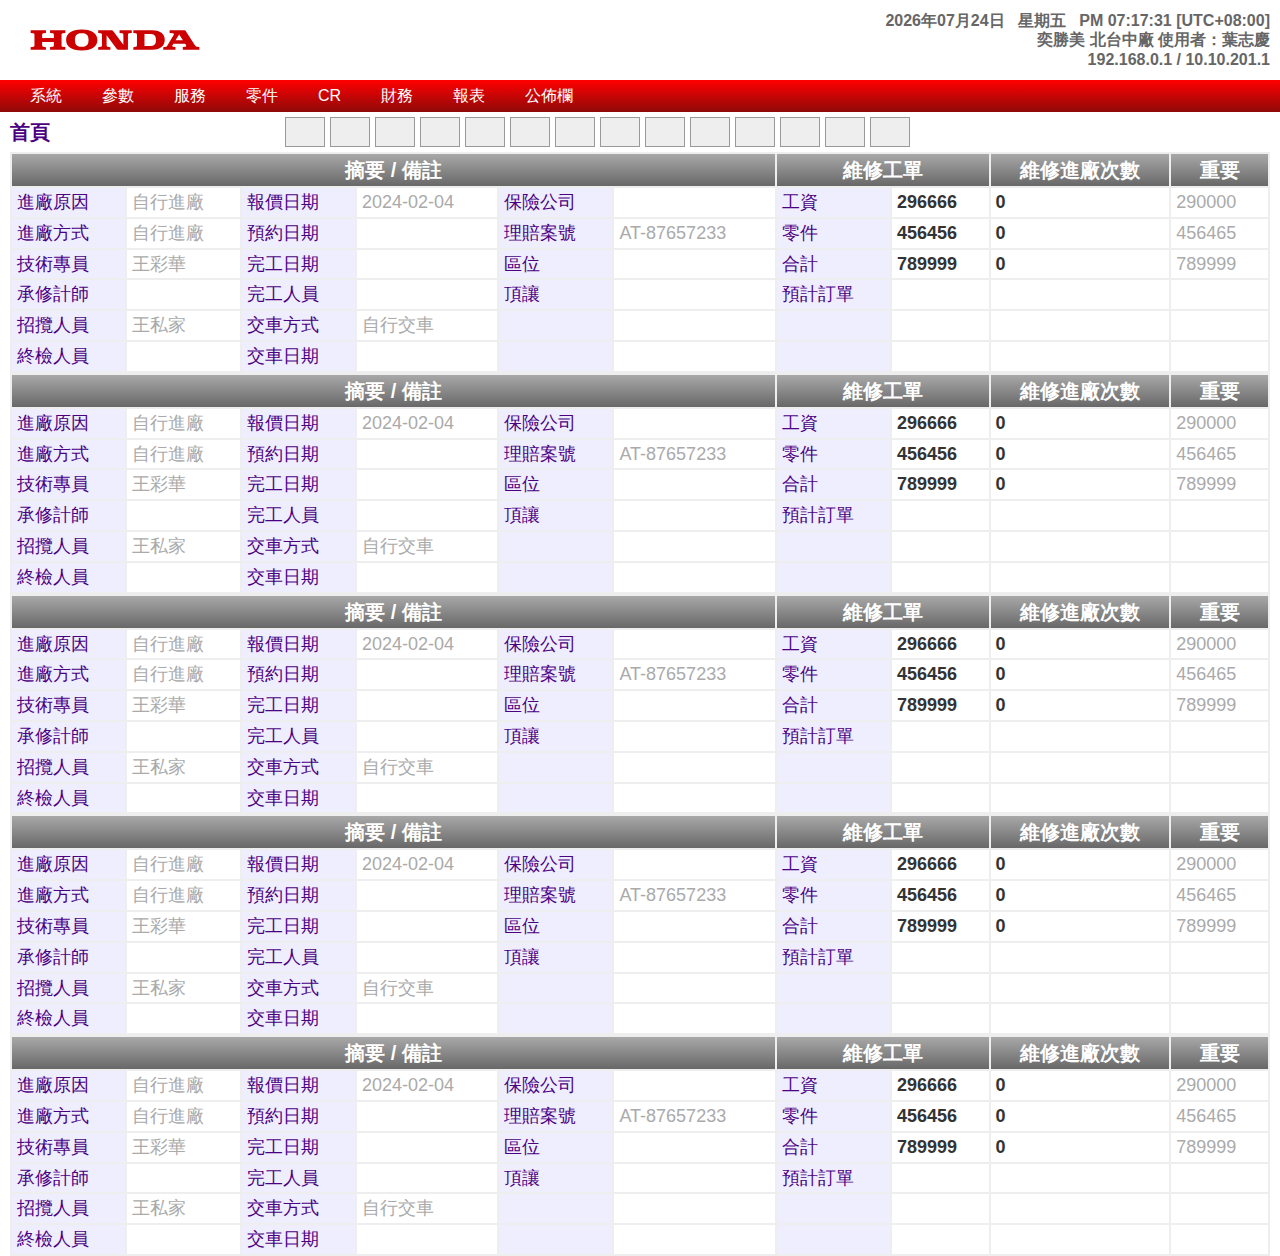
<file: honda/index.html>
<!doctype html>
<html lang="zh">
  <head>
    <meta charset="UTF-8" />
    <link rel="icon" href="/honda/favicon.png" />
    <meta name="viewport" content="width=device-width, initial-scale=1.0" />
    <title>Honda</title>
    <script type="module" crossorigin src="/honda/assets/index-CuodWTIF.js"></script>
    <link rel="stylesheet" crossorigin href="/honda/assets/index-s21BKVGF.css">
  </head>
  <body>
    <div id="app"></div>
  </body>
</html>
</file>
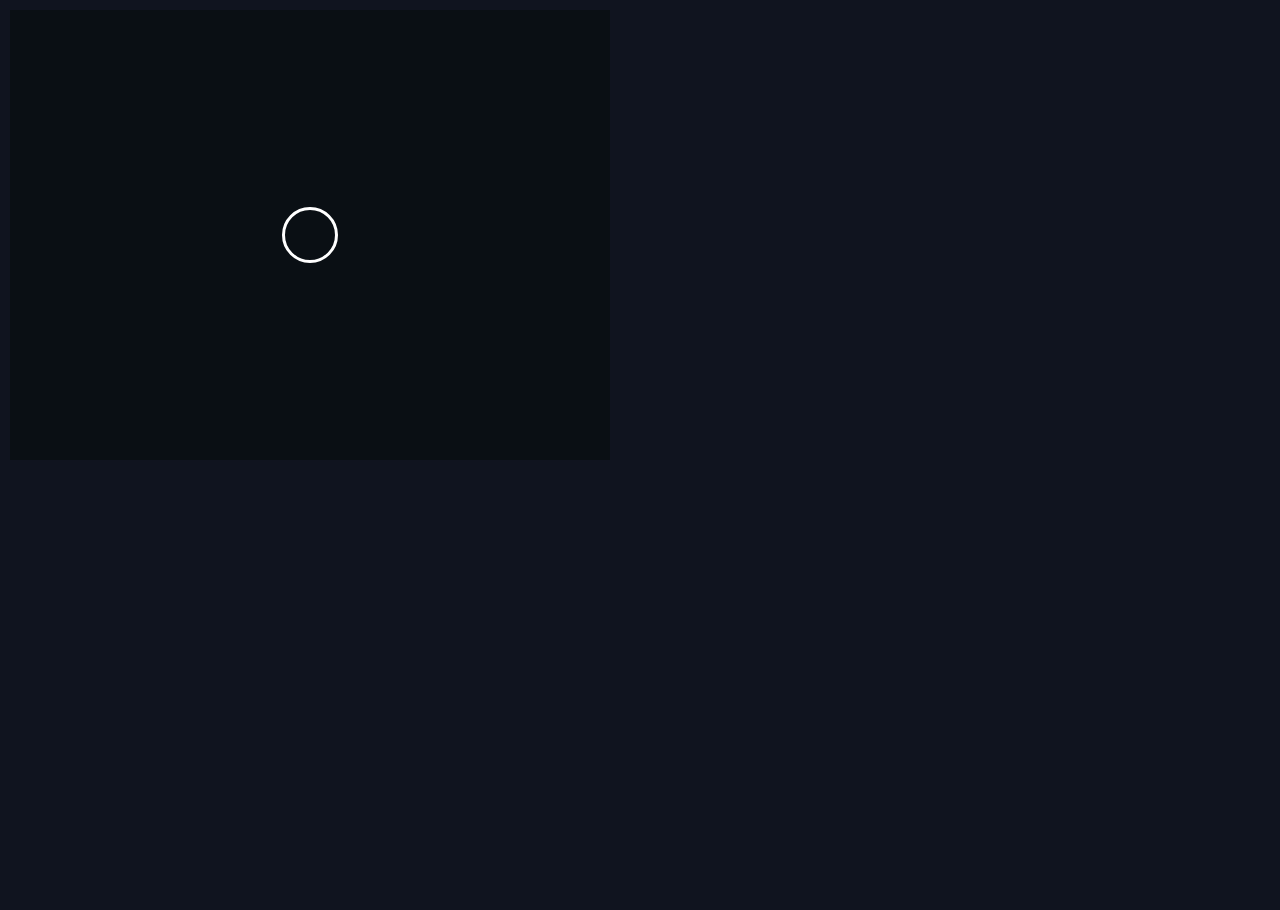
<file: pre-test/index.html>
<!doctype html>
<html lang="zh-TW">
  <head>
    <meta charset="UTF-8" />
    <link rel="icon" href="/pre-test/favicon.ico" />
    <meta name="viewport" content="width=device-width, height=device-height, initial-scale=1.0, minimum-scale=1.0, maximum-scale=1.0, user-scalable=no" />
    <title>interview.pre.test</title>
    <script type="module" crossorigin src="/pre-test/assets/index-DJe5-2nZ.js"></script>
    <link rel="stylesheet" crossorigin href="/pre-test/assets/index-CSHy7jUA.css">
  </head>
  <body>
    <div id="app"></div>
  </body>
</html>
</file>
<file: assets/index-4bc0192a.css>
@charset "UTF-8";@import"https://fonts.googleapis.com/css2?family=Noto+Sans+SC&display=swap";@import"https://fonts.googleapis.com/css2?family=Noto+Sans+JP&display=swap";.rk-tab[data-v-4ee5d3c2]{display:grid;grid-auto-flow:column;gap:15px;white-space:nowrap;font-size:13px;line-height:35px;height:40px;border-bottom:1px solid var(--border-color);text-align:center}.rk-tab>span[data-v-4ee5d3c2]{transition:border-color .2s;border-bottom:3px solid transparent;opacity:.6;cursor:pointer}.rk-tab>span.active[data-v-4ee5d3c2]{opacity:1;border-color:var(--color-1);pointer-events:none}.rk-tab>span[data-v-4ee5d3c2]:hover{opacity:1}.rk-tip[data-v-60eccafa]{position:absolute;background:var(--bg);border-radius:3px;margin:0;padding:5px 20px;box-shadow:0 0 0 1px var(--border-color);font-size:14px;max-width:50vw;max-height:50vw;z-index:var(--27b3861a);white-space:pre-wrap}input[data-v-ac217356]{position:absolute;opacity:0;z-index:-1;top:0;left:0}.rk-page[data-v-d13fb160]{--border-color: #697388;display:grid;justify-content:center;grid-auto-flow:column;gap:0 15px;margin-top:30px;line-height:25px;font-size:14px}.rk-page.hidden[data-v-d13fb160]{visibility:hidden}.rk-page.one-page>*[data-v-d13fb160]:not(.rk-input){display:none}.rk-page>span[data-v-d13fb160]{width:25px;height:25px;display:flex;align-items:center;justify-content:center;cursor:pointer;color:var(--border-color);border:1px solid var(--border-color);border-radius:4px}.rk-page>span:nth-of-type(1)>svg[data-v-d13fb160]{transform:rotate(90deg)}.rk-page>span:nth-of-type(2)>svg[data-v-d13fb160]{transform:rotate(-90deg)}.rk-page>span[data-v-d13fb160]:hover:not(.disabled){border-color:var(--color-1);color:var(--color-1)}.rk-page>span.disabled[data-v-d13fb160]{cursor:not-allowed;opacity:.4}.rk-page>.page-blocks[data-v-d13fb160]{font-size:16px;display:grid;grid-auto-flow:column;justify-content:center;gap:0 10px}.rk-page>.page-blocks>span[data-v-d13fb160]{cursor:pointer}.rk-page>.page-blocks>span[data-v-d13fb160]:hover{color:var(--color-1)}.rk-page>.page-blocks>.active[data-v-d13fb160]{color:var(--color-1);pointer-events:none}.rk-page[data-v-d13fb160]>.rk-input{--rk-form-item-height: 25px}.rk-page[data-v-d13fb160]>.rk-input>input{padding-left:10px;width:150px;text-align:center}.rk-page[data-v-d13fb160]>.rk-input>span{opacity:.6;padding-right:10px}.svg-icon[data-v-4ae329f6]{width:1.2em;height:1.2em;vertical-align:-.15em;fill:currentColor;overflow:hidden}.rk-input[data-v-abd7e6a8],.rk-textarea[data-v-abd7e6a8]{height:var(--rk-form-item-height);line-height:var(--rk-form-item-height);font-size:14px;color:var(--font-color);display:grid;grid-auto-flow:column;grid-template-columns:auto 1fr}.rk-input>.suffix[data-v-abd7e6a8],.rk-textarea>.suffix[data-v-abd7e6a8]{grid-area:1/2/span 1/span 1;justify-self:flex-end;display:flex;padding:0 10px;justify-content:center;align-items:center;z-index:1}.rk-input>.label[data-v-abd7e6a8],.rk-textarea>.label[data-v-abd7e6a8]{font-size:14px;grid-area:1/1/span 1/span 1;padding-right:10px;text-align:right;white-space:nowrap;overflow:hidden;text-overflow:ellipsis}.rk-input>input[data-v-abd7e6a8],.rk-input>textarea[data-v-abd7e6a8],.rk-textarea>input[data-v-abd7e6a8],.rk-textarea>textarea[data-v-abd7e6a8]{display:block;grid-area:1/2/span 1/span 1;background:var(--bg);height:100%;width:var(--rk-form-item-width);border-radius:5px;color:inherit;font-size:inherit;padding:0 var(--a8204d3a) 0 15px;border:1px solid var(--border-color)}.rk-input>input[data-v-abd7e6a8]:hover,.rk-input>input[data-v-abd7e6a8]:focus,.rk-input>textarea[data-v-abd7e6a8]:hover,.rk-input>textarea[data-v-abd7e6a8]:focus,.rk-textarea>input[data-v-abd7e6a8]:hover,.rk-textarea>input[data-v-abd7e6a8]:focus,.rk-textarea>textarea[data-v-abd7e6a8]:hover,.rk-textarea>textarea[data-v-abd7e6a8]:focus{border-color:var(--color-1)}.rk-input>input:hover+.label[data-v-abd7e6a8],.rk-input>input:focus+.label[data-v-abd7e6a8],.rk-input>textarea:hover+.label[data-v-abd7e6a8],.rk-input>textarea:focus+.label[data-v-abd7e6a8],.rk-textarea>input:hover+.label[data-v-abd7e6a8],.rk-textarea>input:focus+.label[data-v-abd7e6a8],.rk-textarea>textarea:hover+.label[data-v-abd7e6a8],.rk-textarea>textarea:focus+.label[data-v-abd7e6a8]{color:var(--color-1)}.rk-input>input[data-v-abd7e6a8]:disabled,.rk-input>textarea[data-v-abd7e6a8]:disabled,.rk-textarea>input[data-v-abd7e6a8]:disabled,.rk-textarea>textarea[data-v-abd7e6a8]:disabled{cursor:not-allowed;opacity:var(--rk-disabled-opacity)}.rk-input>input:disabled~.suffix[data-v-abd7e6a8],.rk-input>textarea:disabled~.suffix[data-v-abd7e6a8],.rk-textarea>input:disabled~.suffix[data-v-abd7e6a8],.rk-textarea>textarea:disabled~.suffix[data-v-abd7e6a8]{opacity:var(--rk-disabled-opacity)}.rk-textarea[data-v-abd7e6a8]{height:unset}.rk-textarea>textarea[data-v-abd7e6a8]{resize:none;padding:15px}.rk-check[data-v-239fca92]{line-height:var(--rk-form-item-height);font-size:14px;color:var(--font-color);display:grid;grid-auto-flow:column;grid-template-columns:auto 1fr}.rk-check.disabled>.wrapper>b[data-v-239fca92]{cursor:not-allowed;opacity:var(--rk-disabled-opacity)}.rk-check.disabled>.wrapper>b[data-v-239fca92]:before{opacity:inherit}.rk-check>.label[data-v-239fca92]{font-size:14px;grid-column:1/span 1;padding-right:10px;text-align:right}.rk-check>.wrapper[data-v-239fca92]{display:flex;flex-wrap:wrap;justify-content:flex-start;gap:5px 10px;padding-left:2px;width:var(--rk-form-item-width)}.rk-check>.wrapper:hover+.label[data-v-239fca92]{color:var(--color-1)}.rk-check>.wrapper>b[data-v-239fca92]{display:grid;grid-auto-flow:column;gap:5px;cursor:pointer}.rk-check>.wrapper>b[data-v-239fca92]:before{content:"";height:10px;width:10px;border-radius:2px;border:1px solid var(--bg);box-shadow:0 0 0 1px currentColor;align-self:center;background:var(--bg)}.rk-check>.wrapper>b[data-v-239fca92]:after{content:attr(data-label);white-space:nowrap}.rk-check>.wrapper>b[data-v-239fca92]:hover{color:var(--color-1)}.rk-check>.wrapper>b.active[data-v-239fca92]:before{background:currentColor}[data-theme="1"] .menu[data-v-a5542c5d],[data-theme="-1"] .menu[data-v-a5542c5d]{--menu-bg: var(--bg);--menu-active-bg: var(--color-1)}[data-theme="1"] .menu>ul>li[data-v-a5542c5d]:hover,[data-theme="-1"] .menu>ul>li[data-v-a5542c5d]:hover{color:#fff}[data-theme="1"] .menu>ul:not(:hover)>.selected[data-v-a5542c5d],[data-theme="-1"] .menu>ul:not(:hover)>.selected[data-v-a5542c5d]{color:#fff}.rk-select[data-v-a5542c5d]{cursor:pointer;height:var(--rk-form-item-height);line-height:var(--rk-form-item-height);font-size:14px;display:grid}.rk-select.selecting[data-v-a5542c5d]>.rk-input>input{border-color:var(--color-1)}.rk-select.selecting[data-v-a5542c5d]>.rk-input>.suffix>svg{color:var(--color-1)}.rk-select[data-v-a5542c5d]>.rk-input{grid-area:1/1/span 1/span 1;height:inherit;line-height:inherit;width:inherit;font-size:inherit}.rk-select[data-v-a5542c5d]>.rk-input>input{padding-right:30px}.rk-select[data-v-a5542c5d]>.rk-input>input:not(:disabled){cursor:pointer}.rk-select[data-v-a5542c5d]>.rk-input>input:not(:disabled)::placeholder{color:var(--border-color)}.rk-select[data-v-a5542c5d]>.rk-input>input:disabled~.suffix{opacity:var(--rk-disabled-opacity)}.rk-select[data-v-a5542c5d]>.rk-input>.suffix{pointer-events:none}.menu[data-v-a5542c5d]{--menu-bg: #262a33;--menu-active-bg: #313642;position:fixed;overflow:hidden;z-index:var(--z-menu);transition:height 10s;line-height:3;font-size:14px;border:1px solid var(--color-1);border-radius:5px;background:var(--menu-bg);white-space:nowrap;text-align:center}.menu>ul[data-v-a5542c5d]{max-height:inherit;overflow:auto}.menu>ul:not(:hover)>.selected[data-v-a5542c5d]{background:var(--menu-active-bg)}.menu>ul[data-v-a5542c5d]:empty:before{content:"--";text-align:center;display:block}.menu>ul>li[data-v-a5542c5d]{cursor:pointer;display:block;padding:0 20px}.menu>ul>li[data-v-a5542c5d]:hover{color:#fff;background:var(--menu-active-bg)}.menu>ul>li.selected[data-v-a5542c5d]{color:var(--color-1)}.rk-switch[data-v-7da2ea9d]{display:inline-block;border-radius:100px;height:var(--rk-form-item-height);line-height:var(--rk-form-item-height);width:calc(var(--rk-form-item-height) * 2);color:#0003;background:currentColor;padding:1px;transition:color .2s;cursor:pointer}.rk-switch[data-v-7da2ea9d]:before{content:"";display:block;width:calc(var(--rk-form-item-height) - 2px);height:100%;border-radius:50%;background:var(--bg);transition:transform .2s}.rk-switch.active[data-v-7da2ea9d]{color:var(--color-1)}.rk-switch.active[data-v-7da2ea9d]:before{transform:translate(100%);left:1px;position:relative}.rk-button[data-v-7ca44433]{height:var(--rk-form-item-height);line-height:var(--rk-form-item-height);color:#fff;font-size:14px;text-align:center;display:inline-grid}.rk-button[data-v-7ca44433]:not(.loading):not(.disabled):hover{filter:brightness(110%)}.rk-button:not(.loading):not(.disabled):hover.hollow>button[data-v-7ca44433]{box-shadow:0 0 0 1px var(--font-color)}.rk-button.loading[data-v-7ca44433]{cursor:progress}.rk-button.loading>svg[data-v-7ca44433]{animation:rotate 1s linear infinite}.rk-button.loading>button[data-v-7ca44433]{color:transparent;pointer-events:none}.rk-button.loading>button[data-v-7ca44433]>*{visibility:hidden}.rk-button.disabled[data-v-7ca44433]{cursor:not-allowed}.rk-button.disabled>button[data-v-7ca44433]{opacity:var(--rk-disabled-opacity);pointer-events:none}.rk-button.normal>button[data-v-7ca44433]{background:var(--color-1)}.rk-button.success>button[data-v-7ca44433]{background:var(--color-2)}.rk-button.error>button[data-v-7ca44433]{background:var(--color-3)}.rk-button.hollow[data-v-7ca44433]{color:var(--font-color)}.rk-button.hollow>button[data-v-7ca44433]{background:transparent;box-shadow:0 0 0 1px var(--border-color)}.rk-button>svg[data-v-7ca44433]{grid-area:1/1/span 1/span 1;justify-self:center;align-self:center;pointer-events:none}.rk-button>button[data-v-7ca44433]{width:100%;height:100%;display:block;color:inherit;font-size:inherit;cursor:pointer;grid-area:1/1/span 1/span 1;border-radius:5px;padding:0 12px}.rk-button>button[data-v-7ca44433]:active{filter:brightness(.8)}.image-wrapper[data-v-734eedb1]{display:grid;justify-content:end}.image-wrapper>img[data-v-734eedb1]{object-fit:contain;max-width:var(--rk-form-item-width);max-height:var(--rk-form-item-width)}.image-wrapper>img[src=""][data-v-734eedb1]{display:none}[data-theme="-1"] .rk-table-col[data-v-a25d0b6f]{--th-color: #505256;--th-bg: #edf0f299;--td-color: var(--font-color);--hover-color: #000;--table-border-color: #dfe6ec}[data-theme="1"] .rk-table-col[data-v-a25d0b6f]{--th-color: #558888;--th-bg: unset;--td-color: var(--font-color);--hover-color: #000;--table-border-color: #dfe6ec}.rk-table-col[data-v-a25d0b6f]{--th-color: #ccc;--th-bg: transparent;--td-color: #ccc;--hover-color: var(--font-color);--table-border-color: #fff3;border-bottom:1px solid var(--table-border-color);padding:5px 10px;text-align:center;height:50px;width:var(--81dbf590);min-width:var(--79995f36);word-break:break-all;white-space:pre-wrap;color:var(--td-color)}.rk-table-col[data-v-a25d0b6f]:not(td){color:var(--th-color);background:var(--th-bg)}.rk-table-col[data-v-a25d0b6f]:hover{color:var(--hover-color)}[data-theme="-1"] .rk-table-row[data-v-653524bc]{--row-even-bg: #fafcfc;--row-hover-bg: #cff6}[data-theme="1"] .rk-table-row[data-v-653524bc]{--row-even-bg: #f6f6f6;--row-hover-bg: #4ad1}.rk-table-row[data-v-653524bc]{--row-even-bg: #3c4250;--row-hover-bg: #3359;background:var(--bg)}.rk-table-row[data-v-653524bc]:nth-of-type(even){background:var(--row-even-bg)}.rk-table-row[data-v-653524bc]:nth-of-type(even):hover{background:linear-gradient(var(--row-hover-bg),var(--row-hover-bg)),linear-gradient(var(--row-even-bg),var(--row-even-bg))}.rk-table-row[data-v-653524bc]:hover{background:var(--row-hover-bg)}.rk-table-row.foldable[data-v-653524bc]{cursor:pointer}.rk-table-row .fold-arrow[data-v-653524bc]{transform:rotate(-90deg);transition:transform .2s}.rk-table-row.unfold .fold-arrow[data-v-653524bc]{transform:rotate(0)}.rk-table-row.unfold+tr+tr[data-v-653524bc]{box-shadow:inset 0 0 10px #0003}[data-theme="-1"] .rk-table[data-v-4c46ee7a]{box-shadow:0 0 2px #0006}.rk-table[data-v-4c46ee7a]{font-size:14px;border-spacing:0;width:100%;position:relative}.rk-table.loading[data-v-4c46ee7a]{cursor:progress}.rk-table.loading>*[data-v-4c46ee7a]{pointer-events:none}.rk-table.loading>*[data-v-4c46ee7a]:not(caption){opacity:.8}.rk-table>caption[data-v-4c46ee7a]{position:absolute;top:0;left:0;width:100%;height:100%;font-size:30px;display:flex;align-items:center;justify-content:center;z-index:1;background:var(--bg);opacity:.7}.rk-table>caption>svg[data-v-4c46ee7a]{animation:rotate 1s linear infinite}.rk-table>tbody[data-v-4c46ee7a]{position:relative}.rk-table>tbody[data-v-4c46ee7a]:empty{height:100px}.rk-table>tbody[data-v-4c46ee7a]:empty:before{content:attr(data-empty-text);opacity:.6;font-size:16px;line-height:100px;position:absolute;width:100%;text-align:center}[data-theme="-1"] blockquote[data-v-c018f059]{--scroll-bg: #88a}[data-theme="1"] blockquote[data-v-c018f059]{--scroll-bg: #1889}blockquote[data-v-c018f059]{--scroll-bg: var(--border-color);--visible-w: 10px;--trigger-w: 25px;width:var(--visible-w);bottom:0;right:0;position:absolute;z-index:var(--z-scroll);margin:0;opacity:.5}blockquote.hidden[data-v-c018f059]{visibility:hidden}blockquote.horizontal[data-v-c018f059]{width:unset;height:var(--visible-w)}blockquote.horizontal>b[data-v-c018f059]{height:var(--trigger-w);width:unset;right:unset;top:unset;left:0;bottom:0}blockquote.horizontal>b[data-v-c018f059]:before{height:var(--visible-w);width:100%}blockquote>b[data-v-c018f059]{position:absolute;top:0;right:0;width:var(--trigger-w);cursor:pointer}blockquote>b[data-v-c018f059]:before{content:"";width:var(--visible-w);background:var(--scroll-bg);position:absolute;right:inherit;left:inherit;top:inherit;bottom:inherit;height:100%;border-radius:100px}blockquote>b[data-v-c018f059]:hover{filter:brightness(120%)}[data-theme="-1"] .date-picker[data-v-bb8ff983],[data-theme="1"] .date-picker[data-v-bb8ff983]{--picker-body-bg: white;--picker-footer-bg: #f7f7f7;--range-bg: #eff1f5}.rk-date-input.selecting[data-v-bb8ff983]>.rk-input>input{border-color:var(--color-1)}.rk-date-input.selecting[data-v-bb8ff983]>.rk-input>.label{color:var(--color-1)}.rk-date-input[data-v-bb8ff983]:not(.disabled)>.rk-input{cursor:pointer}.rk-date-input[data-v-bb8ff983]:not(.disabled)>.rk-input>input{pointer-events:none;opacity:1}.date-picker[data-v-bb8ff983]{--picker-body-bg: #262a33;--picker-footer-bg: transparent;--range-bg: #fff1;position:fixed;z-index:var(--z-menu);border:1px solid var(--color-1);background:var(--bg);border-radius:10px;overflow:hidden;user-select:none}.date-picker>header[data-v-bb8ff983]{display:grid;padding:10px 0;gap:0 10px;background:var(--color-1);grid-template-columns:3fr 4fr;grid-template-rows:auto auto;color:#fff}.date-picker>header>b[data-v-bb8ff983]{font-size:20px;font-weight:700;letter-spacing:2px;text-align:center;cursor:pointer;grid-area:1/1/span 1/span 2}.date-picker>header>b[data-v-bb8ff983]:hover{text-shadow:0 0 3px blue}.date-picker>header>span[data-v-bb8ff983]{font-size:16px;align-self:flex-end;grid-area:2/1/span 1/span 2}.date-picker>header>span[data-v-bb8ff983]:last-child{text-align:center}.date-picker>header>small[data-v-bb8ff983]{grid-template-columns:repeat(3,25px);font-size:16px;line-height:30px;justify-self:center;cursor:pointer;grid-area:2/1/span 1/span 2}.date-picker>header>small[data-v-bb8ff983]:hover{text-shadow:0 0 3px blue}.date-picker>header>small~span[data-v-bb8ff983]{grid-area:1/2/span 1/span 1;text-align:left!important}.date-picker>header>small~b[data-v-bb8ff983]{justify-self:flex-end;grid-area:1/1/span 1/span 1}.date-picker>div[data-v-bb8ff983]{background:var(--picker-body-bg);position:relative;padding:10px 20px 0}.date-picker>div>.year-picker[data-v-bb8ff983],.date-picker>div>.time-picker[data-v-bb8ff983],.date-picker>div>.month-picker[data-v-bb8ff983]{position:absolute;width:100%;height:100%;left:0;top:0;background:inherit;z-index:1}.date-picker>div>.year-picker li[data-v-bb8ff983],.date-picker>div>.time-picker li[data-v-bb8ff983],.date-picker>div>.month-picker li[data-v-bb8ff983]{transition:font-size .2s,color .2s;cursor:pointer;position:relative}.date-picker>div>.year-picker li.disabled[data-v-bb8ff983],.date-picker>div>.time-picker li.disabled[data-v-bb8ff983],.date-picker>div>.month-picker li.disabled[data-v-bb8ff983]{pointer-events:none;opacity:.4}.date-picker>div>.year-picker li.active[data-v-bb8ff983],.date-picker>div>.time-picker li.active[data-v-bb8ff983],.date-picker>div>.month-picker li.active[data-v-bb8ff983]{color:var(--color-1);font-weight:700}.date-picker>div>.year-picker li[data-v-bb8ff983]:hover:before,.date-picker>div>.time-picker li[data-v-bb8ff983]:hover:before,.date-picker>div>.month-picker li[data-v-bb8ff983]:hover:before{position:absolute;content:"";top:50%;left:50%;transform:translate(-50%,-50%);width:40px;height:40px;border-radius:50%;border:1px solid var(--color-1)}.date-picker>div>.year-picker[data-v-bb8ff983],.date-picker>div>.month-picker[data-v-bb8ff983]{padding:10px 20px 0}.date-picker>div>.year-picker li[data-v-bb8ff983]:hover:before,.date-picker>div>.month-picker li[data-v-bb8ff983]:hover:before{border-radius:5px;width:60px}.date-picker>div>.year-picker>ol[data-v-bb8ff983],.date-picker>div>.month-picker>ol[data-v-bb8ff983]{font-size:16px;text-align:center;height:100%;line-height:45px;overflow:auto;display:grid;align-content:start;grid-template-columns:repeat(4,1fr)}.date-picker>div>.year-picker>ol>li.month-active[data-v-bb8ff983],.date-picker>div>.month-picker>ol>li.month-active[data-v-bb8ff983]{font-size:20px;font-weight:700}.date-picker>div>.year-picker>.rk-scroll[data-v-bb8ff983],.date-picker>div>.month-picker>.rk-scroll[data-v-bb8ff983]{transform:translate(-5px)}.date-picker>div>.time-picker[data-v-bb8ff983]{display:grid;padding:10px 5px 0;grid-auto-columns:1fr;grid-auto-flow:column}.date-picker>div>.time-picker>div[data-v-bb8ff983]{height:100%;overflow:hidden;position:relative}.date-picker>div>.time-picker>div>ol[data-v-bb8ff983]{overflow:auto;font-size:16px;text-align:center;height:100%;line-height:45px}.date-picker>div>.arrow[data-v-bb8ff983]{font-size:20px;line-height:30px;width:100%;display:flex;justify-content:space-between;text-align:center}.date-picker>div>.arrow>strong[data-v-bb8ff983]{font-size:16px;display:block;font-weight:400}.date-picker>div>.arrow>span[data-v-bb8ff983]{cursor:pointer;border-radius:5px;flex:0 0 30px;display:flex;justify-content:center;align-items:center}.date-picker>div>.arrow>span[data-v-bb8ff983]:hover{box-shadow:0 0 0 1px var(--color-1)}.date-picker>div>.arrow>span:nth-of-type(1)>svg[data-v-bb8ff983]{transform:rotate(90deg)}.date-picker>div>.arrow>span:nth-of-type(2)>svg[data-v-bb8ff983]{transform:rotate(-90deg)}.date-picker>div>.calendar[data-v-bb8ff983]{display:grid;gap:5px 0;grid-template-columns:repeat(7,35px);grid-template-rows:repeat(6,35px)}.date-picker>div>.calendar>li[data-v-bb8ff983]{text-align:center;font-size:16px;line-height:35px;cursor:pointer}.date-picker>div>.calendar>li[data-v-bb8ff983]:before{content:attr(data-text);display:block;border-radius:50%}.date-picker>div>.calendar>li[data-v-bb8ff983]:nth-of-type(7n){border-radius:0 50% 50% 0}.date-picker>div>.calendar>li:nth-of-type(7n).range-start[data-v-bb8ff983]{border-radius:50%!important}.date-picker>div>.calendar>li[data-v-bb8ff983]:nth-of-type(7n+1){border-radius:50% 0 0 50%}.date-picker>div>.calendar>li:nth-of-type(7n+1).range-end[data-v-bb8ff983]{border-radius:50%!important}.date-picker>div>.calendar>li[data-v-bb8ff983]:nth-of-type(-n + 7){color:var(--color-1);opacity:1!important}.date-picker>div>.calendar>li.disabled[data-v-bb8ff983]{pointer-events:none;opacity:.4}.date-picker>div>.calendar>li.active[data-v-bb8ff983]{color:#fff}.date-picker>div>.calendar>li.active[data-v-bb8ff983]:before{background:var(--color-1)}.date-picker>div>.calendar>li.in-range[data-v-bb8ff983]{background:var(--range-bg)}.date-picker>div>.calendar>li.in-range.range-start[data-v-bb8ff983]{border-radius:50% 0 0 50%}.date-picker>div>.calendar>li.in-range.range-start.range-end[data-v-bb8ff983]{border-radius:50%}.date-picker>div>.calendar>li.in-range.range-end[data-v-bb8ff983]{border-radius:0 50% 50% 0}.date-picker>div>.calendar>li.in-range.range-start[data-v-bb8ff983]:not(.active):before,.date-picker>div>.calendar>li.in-range.range-end[data-v-bb8ff983]:not(.active):before{background:inherit}.date-picker>div>.calendar>li[data-v-bb8ff983]:hover:before{box-shadow:0 0 0 1px var(--color-1)}.date-picker>div>.calendar>li.hidden[data-v-bb8ff983]{visibility:hidden}.date-picker>span[data-v-bb8ff983]{background:var(--picker-footer-bg);display:grid;grid-template-columns:auto 1fr auto;font-size:16px;padding:5px 20px 20px;gap:10px}.date-picker>span.hidden[data-v-bb8ff983]{visibility:hidden}.date-picker>span>b[data-v-bb8ff983]{opacity:.8;cursor:pointer;padding:5px;border-radius:3px}.date-picker>span>b[data-v-bb8ff983]:hover{opacity:1;color:var(--color-1);box-shadow:0 0 0 1px currentColor}.date-picker>span>b.disabled[data-v-bb8ff983]{pointer-events:none;opacity:.4}.date-picker>span>b[data-v-bb8ff983]:nth-of-type(2){justify-self:flex-end}.date-picker>span>b[data-v-bb8ff983]:last-of-type{grid-column-end:-1}.label-selector[data-v-b21dd300]:hover{color:var(--color-1)}.label-selector>span[data-v-b21dd300]{grid-area:1/1/span 1/span 1;justify-self:flex-end;position:relative;padding-right:20px}.label-selector>span[data-v-b21dd300]:before{content:"";position:absolute;bottom:0;left:0;width:100%;height:1px;background:currentColor}.label-selector>svg[data-v-b21dd300]{grid-area:1/1/span 1/span 1;align-self:center;justify-self:flex-end}[data-theme="1"] .rk-date-range-input[data-v-a98eda69],[data-theme="-1"] .rk-date-range-input[data-v-a98eda69]{--empty-hover-opacity: .4}.rk-date-range-input[data-v-a98eda69]{--empty-hover-opacity: .2;--rk-form-item-width: 340px;display:grid;grid-template-columns:auto 1fr;line-height:var(--rk-form-item-height)}.rk-date-range-input:hover>.label[data-v-a98eda69],.rk-date-range-input.selecting>.label[data-v-a98eda69]{color:var(--color-1)}.rk-date-range-input:hover>.wrapper[data-v-a98eda69],.rk-date-range-input.selecting>.wrapper[data-v-a98eda69]{border-color:var(--color-1)}.rk-date-range-input.disabled>.wrapper[data-v-a98eda69]{cursor:not-allowed;opacity:var(--rk-disabled-opacity)}.rk-date-range-input>.label[data-v-a98eda69]{grid-area:1/1/span 1/span 1;font-size:14px;padding-right:10px;text-align:right}.rk-date-range-input>.wrapper[data-v-a98eda69]{display:grid;grid-template-columns:1fr auto 1fr;overflow:hidden;grid-auto-flow:column;border:1px solid var(--border-color);border-radius:5px;width:var(--rk-form-item-width)}.rk-date-range-input>.wrapper[data-v-a98eda69]:before{content:" - ";padding:0 5px;align-self:center;grid-column:2/span 1}.rk-date-range-input>.wrapper[data-v-a98eda69]>.rk-date-input{--rk-form-item-width: 100%;width:100%}.rk-date-range-input>.wrapper[data-v-a98eda69]>.rk-date-input.selecting>.rk-input>input,.rk-date-range-input>.wrapper[data-v-a98eda69]>.rk-date-input:hover>.rk-input>input{color:var(--color-1)}.rk-date-range-input>.wrapper[data-v-a98eda69]>.rk-date-input.selecting.empty>.rk-input>input,.rk-date-range-input>.wrapper[data-v-a98eda69]>.rk-date-input:hover.empty>.rk-input>input{box-shadow:inset 0 0 20px var(--color-1);opacity:var(--empty-hover-opacity)}.rk-date-range-input>.wrapper[data-v-a98eda69]>.rk-date-input:nth-child(1)>.rk-input>input{padding-right:0}.rk-date-range-input>.wrapper[data-v-a98eda69]>.rk-date-input>.rk-input>input{border-width:0;padding:0;text-align:center}.fade-enter-active,.fade-leave-active{transition:opacity .2s}.fade-enter-from,.fade-leave-to{opacity:0!important}.rk-table-col.actions:not(th){text-align:left;color:transparent!important;user-select:none}.rk-table-col.actions:not(th)>.rk-button:not(:first-child){margin-left:5px}.title-100 .rk-select{height:unset}.title-100 .rk-select .suffix{grid-row-start:2;grid-column-start:1}.title-100 label{grid-auto-flow:unset!important;grid-template-columns:unset!important;height:unset!important;gap:0}.title-100 label>.label{text-align:left!important;grid-area:1/1/span 1/span 1!important}.title-100 label>input,.title-100 label>textarea,.title-100 label>svg{grid-area:2/1/span 1/span 1!important}.title-100 label>input:not(svg),.title-100 label>textarea:not(svg),.title-100 label>svg:not(svg){width:100%!important}.title-100 label>input{height:var(--rk-form-item-height)!important}.title-100 label>.wrapper{grid-auto-flow:row!important;grid-template-columns:repeat(3,1fr);gap:0 20px!important}.title-100 label>.wrapper>b{justify-content:flex-start}.rk-button.mini,.rk-table-col.actions:not(th)>.rk-button{width:auto;font-size:12px;--rk-form-item-height: 25px}.rk-button.mini>button,.rk-table-col.actions:not(th)>.rk-button>button{padding:0 10px}.rk-date-range-input.mini,.rk-table-col.actions:not(th)>.rk-date-range-input.rk-button{--rk-form-item-width: 220px}.mask{content:"";background:var(--mask-bg);opacity:0;pointer-events:none;z-index:var(--z-dialog);top:0;left:0;width:100%;height:100vh;position:absolute;transition:opacity .2s}.mask~#root{transition:filter .2s}.mask[data-mask]:not([data-mask="0"]){opacity:.25;pointer-events:all}[data-theme="-1"] .mask[data-mask]:not([data-mask="0"]){opacity:.7}.unfold-list{display:grid;padding:20px;font-size:16px;line-height:2;text-align:left}.unfold-list>li:before{content:attr(data-title) "："}.unfold-list>li:empty:after{content:"-"}.tag{padding:0 10px;line-height:25px;display:inline-block;font-size:12px;color:var(--color-1);box-shadow:inset 0 0 0 1px var(--border-color);border-radius:4px;text-align:center;position:relative;overflow:hidden}.tag:before{content:"";background:currentColor;position:absolute;left:0;top:0;width:100%;height:100%;opacity:.2;pointer-events:none}.tag.error{color:var(--color-3)}.tag.success{color:var(--color-2)}.tag.hollow{color:var(--font-color)}.tag.hollow:before{display:none}@keyframes rotate{0%{transform:rotate(0)}to{transform:rotate(360deg)}}*{-webkit-tap-highlight-color:transparent;box-sizing:border-box;scrollbar-width:none;font-family:Noto Sans SC,Noto Sans JP,sans-serif}*::-webkit-scrollbar{display:none}*:focus{outline:none}:root{--bg: #262a33;--mask-bg: var(--color-1);--font-color: white;--border-color: #697388;--color-1: #61bdf6;--color-2: #60c081;--color-3: #ec5e00;--rk-form-item-height: 35px;--rk-form-item-width: 160px;--rk-disabled-opacity: .4;--z-progress: 10000;--z-msg: 2000;--z-menu: 1001;--z-dialog: 1000;--z-scroll: 100;--z-sidebar: 1;letter-spacing:1px;font-size:16px;background:#161a21;color:var(--font-color)}:root[data-theme="1"]{--bg: #fff;--font-color: #34383c;--border-color: #cccdea;--rk-disabled-opacity: .6;background:#eff1f5}:root[data-theme="-1"]{--bg: white;--mask-bg: #000;--font-color: #34383c;--border-color: #0003;--rk-disabled-opacity: .6;background:#eff1f5}body{padding:0;margin:0}p{margin:0}b,strong{font-weight:400}i{font-style:normal}ul{margin:0;padding:0}li{list-style:none}ol{margin:0;padding:0}h1,h2,h3,h4,h5,h6{margin:0;font-weight:400}textarea,input,select{border:0;appearance:none;background:transparent}textarea::-ms-reveal,textarea::-ms-clear,textarea::-ms-expand,input::-ms-reveal,input::-ms-clear,input::-ms-expand,select::-ms-reveal,select::-ms-clear,select::-ms-expand{display:none}a{text-decoration:none}button{border:none;background:none;padding:0}.rk-progress[data-v-6d00a3b0]{position:fixed;top:0;left:0;width:100%;height:6px;z-index:var(--z-progress)}.rk-progress[data-v-6d00a3b0]:before{content:"";display:block;height:100%;width:0%;position:relative;left:0;background:linear-gradient(to right,transparent,var(--color-3),transparent)}.rk-progress.loading[data-v-6d00a3b0]:before{width:100%;transition:width 30s,transform 30s;transform:translate(30%);transition-timing-function:cubic-bezier(0,.5,0,1)}.rk-progress.loading.done[data-v-6d00a3b0]:before{transition:none}
</file>
<file: honda/assets/index-s21BKVGF.css>
:root{--vt-c-white: #ffffff;--vt-c-white-soft: #f8f8f8;--vt-c-white-mute: #f2f2f2;--vt-c-black: #181818;--vt-c-black-soft: #222222;--vt-c-black-mute: #282828;--vt-c-indigo: #2c3e50;--vt-c-divider-light-1: rgba(60, 60, 60, .29);--vt-c-divider-light-2: rgba(60, 60, 60, .12);--vt-c-divider-dark-1: rgba(84, 84, 84, .65);--vt-c-divider-dark-2: rgba(84, 84, 84, .48);--vt-c-text-light-1: var(--vt-c-indigo);--vt-c-text-light-2: rgba(60, 60, 60, .66);--vt-c-text-dark-1: var(--vt-c-white);--vt-c-text-dark-2: rgba(235, 235, 235, .64)}:root{--color-background: var(--vt-c-white);--color-background-soft: var(--vt-c-white-soft);--color-background-mute: var(--vt-c-white-mute);--color-border: var(--vt-c-divider-light-2);--color-border-hover: var(--vt-c-divider-light-1);--color-heading: var(--vt-c-text-light-1);--color-text: var(--vt-c-text-light-1);--section-gap: 160px}@media (prefers-color-scheme: dark){:root{--color-background: var(--vt-c-black);--color-background-soft: var(--vt-c-black-soft);--color-background-mute: var(--vt-c-black-mute);--color-border: var(--vt-c-divider-dark-2);--color-border-hover: var(--vt-c-divider-dark-1);--color-heading: var(--vt-c-text-dark-1);--color-text: var(--vt-c-text-dark-2)}}*,*:before,*:after{box-sizing:border-box;margin:0}body{min-height:100vh;color:var(--color-text);background:var(--color-background);transition:color .5s,background-color .5s;line-height:1.6;font-family:Inter,-apple-system,BlinkMacSystemFont,Segoe UI,Roboto,Oxygen,Ubuntu,Cantarell,Fira Sans,Droid Sans,Helvetica Neue,sans-serif;font-size:15px;text-rendering:optimizeLegibility;-webkit-font-smoothing:antialiased;-moz-osx-font-smoothing:grayscale}#app{width:fit-content;min-width:100vw}table{color:indigo;font-size:18px;width:100%;background:#fff;border-collapse:collapse;position:relative}table.loading:after{content:"Waiting...";position:absolute;top:200px;left:50%;transform:translate(-50%,-50%);line-height:2;border:3px solid currentColor;padding:0 10px 0 50px;background:url("data:image/svg+xml,%3csvg%20version='1.1'%20xmlns='http://www.w3.org/2000/svg'%20xmlns:xlink='http://www.w3.org/1999/xlink'%20x='0px'%20y='0px'%20viewBox='0%200%20512%20512'%20enable-background='new%200%200%20512%20512'%20xml:space='preserve'%20fill='%234B0082'%3e%3cg%3e%3cpath%20fill-opacity='0.9'%20d='M255.8,48C141,48,48,141.2,48,256s93,208,207.8,208c115,0,208.2-93.2,208.2-208S370.8,48,255.8,48z%20M256,422.4c-91.9,0-166.4-74.5-166.4-166.4S164.1,89.6,256,89.6S422.4,164.1,422.4,256S347.9,422.4,256,422.4z'%3e%3c/path%3e%3cpath%20fill-opacity='0.9'%20d='M266.4,152h-31.2v124.8l109.2,65.5l15.6-25.6l-93.6-55.5V152z'%3e%3c/path%3e%3c/g%3e%3c/svg%3e") #fff no-repeat center left 10px;background-size:30px}table th,table td{border:2px solid #eee;padding:0 5px;white-space:nowrap}table thead{font-size:20px;font-weight:700}table thead>tr{background:#ddd}table thead>tr.top{background:linear-gradient(to top,#666,#aaa);color:#fff}.fade-enter-active,.fade-leave-active{transition:opacity .2s}.fade-enter-from,.fade-leave-to{opacity:0}.menu[data-v-6973fe64]{background:#fff;position:absolute;color:#666;list-style:none;padding:5px 0;display:grid;gap:5px;box-shadow:0 0 2px #666;width:fit-content;z-index:100}.menu>li[data-v-6973fe64]{cursor:pointer;display:grid;grid-template-columns:1fr 15px;padding:0 5px;position:relative;white-space:nowrap}.menu>li.parent[data-v-6973fe64]:after{content:"";background:url("data:image/svg+xml,%3csvg%20xmlns='http://www.w3.org/2000/svg'%20xmlns:xlink='http://www.w3.org/1999/xlink'%20viewBox='0%200%2024%2024'%3e%3cpath%20d='M6.41%206L5%207.41L9.58%2012L5%2016.59L6.41%2018l6-6z'%20fill='currentColor'%3e%3c/path%3e%3cpath%20d='M13%206l-1.41%201.41L16.17%2012l-4.58%204.59L13%2018l6-6z'%20fill='currentColor'%3e%3c/path%3e%3c/svg%3e") no-repeat right center;background-size:10px}.menu>li:hover>span[data-v-6973fe64]{background:red;border-radius:5px;color:#fff}.menu>li>span[data-v-6973fe64]{padding:0 10px}.menu>li>.menu[data-v-6973fe64]{left:100%}header[data-v-16b263c2]{display:grid;grid-template-columns:1fr 500px;grid-template-rows:70px;background:#fff;color:#666;font-size:16px;padding:5px 10px}header>.logo[data-v-16b263c2]{background:url("data:image/svg+xml,%3c?xml%20version='1.0'%20encoding='UTF-8'%20standalone='no'?%3e%3csvg%20xmlns='http://www.w3.org/2000/svg'%20version='1.1'%20viewBox='0%200%20300%2038.247147'%20height='38.247147'%20width='300'%3e%3cg%20transform='translate(-387.76282,-542.43841)matrix(2.3337077,0,0,-2.3337077,-444.6,1300.9541)'%20fill='%23cc0000'%3e%3cpath%20transform='translate(466.731,316.5616)'%20d='M%200,0%205.622,0%202.785,4.457%200,0%20Z%20m%20-9.282,-6.986%200,1.939%201.96,0.223%20c%200.678,0.086%200.965,0.707%201.049,0.849%20l%204.884,7.95%20C%20-0.992,4.6%20-1.38,5.149%20-1.891,5.206%20l%20-2.566,0.302%200,1.959%2011.132,0%20c%200.625,0%201.021,-0.425%201.276,-0.794%20l%206.502,-9.939%20c%200.512,-0.793%200.909,-1.419%201.562,-1.505%20L%2018.061,-5%20l%200,-1.986%20-12.522,0%200,1.959%201.59,0.199%20c%200.767,0.084%201.392,0.426%200.767,1.363%20l%20-0.596,0.91%20-8.89,0%20-0.681,-1.109%20c%20-0.424,-0.68%200,-1.08%200.654,-1.164%20l%201.59,-0.199%200,-1.959%20-9.255,0%20z'/%3e%3cpath%20transform='translate(446.9439,312.3605)'%20d='m%200,0%20-3.691,0%200,8.915%203.691,0%20C%203.52,8.915%204.998,8.09%204.998,4.457%204.998,0.793%203.52,0%200,0%20m%202.213,11.668%20-14.317,0%20-0.003,-1.959%201.794,-0.185%20C%20-9.641,9.426%20-9.37,8.943%20-9.37,8.292%20l%200,-7.782%20c%200,-0.539%20-0.228,-1.053%20-0.823,-1.137%20l%20-1.922,-0.25%200,-1.902%2014.328,-0.006%20c%206.588,0%209.428,3.209%209.428,7.439%200,3.805%20-2.84,7.014%20-9.428,7.014'/%3e%3cpath%20transform='translate(357.0982,309.5753)'%20d='m%200,0%2011.583,0%200,1.932%20-1.985,0.226%20c%20-0.456,0.057%20-0.91,0.34%20-0.91,1.309%20l%200,2.326%208.916,0%200,-2.215%20c%200,-0.65%20-0.114,-1.277%20-0.88,-1.363%20l%20-2.017,-0.229%200,-1.986%2011.585,0%200,1.986%20-2.045,0.229%20C%2023.851,2.27%2023.396,2.584%2023.396,3.408%20l%200,7.525%20c%200,0.767%200.283,1.278%200.879,1.334%20l%202.017,0.227%200,1.959%20-11.585,0%200,-1.931%202.017,-0.255%20c%200.681,-0.085%200.88,-0.625%200.88,-1.334%20l%200,-2.243%20-8.916,0%200,2.271%20c%200,0.852%200.341,1.25%200.937,1.306%20l%201.958,0.227%200,1.959%20-11.556,0%200,-1.959%201.932,-0.227%20c%200.768,-0.085%200.965,-0.653%200.937,-1.392%20l%200,-7.324%20C%202.896,2.727%202.669,2.242%201.931,2.158%20L%200,1.932%200,0%20Z'/%3e%3cpath%20transform='translate(395.7701,321.8155)'%20d='m%200,0%20c%20-3.292,0%20-5.167,-1.222%20-5.167,-4.969%200,-3.804%201.875,-5.029%205.167,-5.029%203.294,0%205.169,1.225%205.169,5.029%20C%205.169,-1.222%203.294,0%200,0%20m%20-11.81,-4.941%20c%200,4.542%203.663,7.723%2011.839,7.723%208.122,0%2011.785,-3.181%2011.785,-7.723%200,-4.657%20-3.663,-7.809%20-11.785,-7.809%20-8.176,0%20-11.839,3.152%20-11.839,7.809'/%3e%3cpath%20transform='translate(408.2291,309.5753)'%20d='m%200,0%209.257,0%200,1.932%20-1.989,0.226%20C%206.699,2.215%206.359,2.693%206.359,3.352%20l%200,7.354%207.697,-10.138%20C%2014.309,0.227%2014.792,0%2015.246,0%20l%207.269,0%200,10.961%20c%200,0.514%200.137,1.218%200.881,1.306%20l%202.014,0.227%200,1.959%20-9.255,0%200,-1.931%202.017,-0.255%20c%200.712,-0.086%200.879,-0.681%200.879,-1.362%20l%200,-7.157%20-7.638,10.081%20c%20-0.283,0.369%20-0.652,0.624%20-1.192,0.624%20L%200,14.453%200,12.494%201.93,12.267%20C%202.61,12.166%202.867,11.82%202.867,10.875%20l%200,-7.324%20C%202.867,2.682%202.63,2.264%201.901,2.158%20L%200,1.932%200,0%20Z'/%3e%3c/g%3e%3c/svg%3e") no-repeat left 20px center;background-size:170px;cursor:pointer;justify-self:start;width:300px}header>.info[data-v-16b263c2]{text-align:right;display:grid;line-height:1.2;align-self:center;white-space:pre}header>.info>span[data-v-16b263c2]{font-weight:700}nav[data-v-16b263c2]{display:grid;grid-auto-flow:column;justify-content:start;font-size:16px;color:#fff;gap:20px;background:linear-gradient(to bottom,red,#8f0909);padding:3px 20px;height:32px}nav>div>span[data-v-16b263c2]{cursor:pointer;padding:0 10px}nav>div>span[data-v-16b263c2]:hover{background:#fff;color:red;border-radius:100px}
</file>
<file: pre-test/assets/index-CSHy7jUA.css>
:root{color-scheme:dark;background:#10141f;color:#fff}body{margin:0}#app{min-width:300px;min-height:100vh;box-sizing:border-box}.red{color:red}.green{color:#8fbc8f}
</file>
